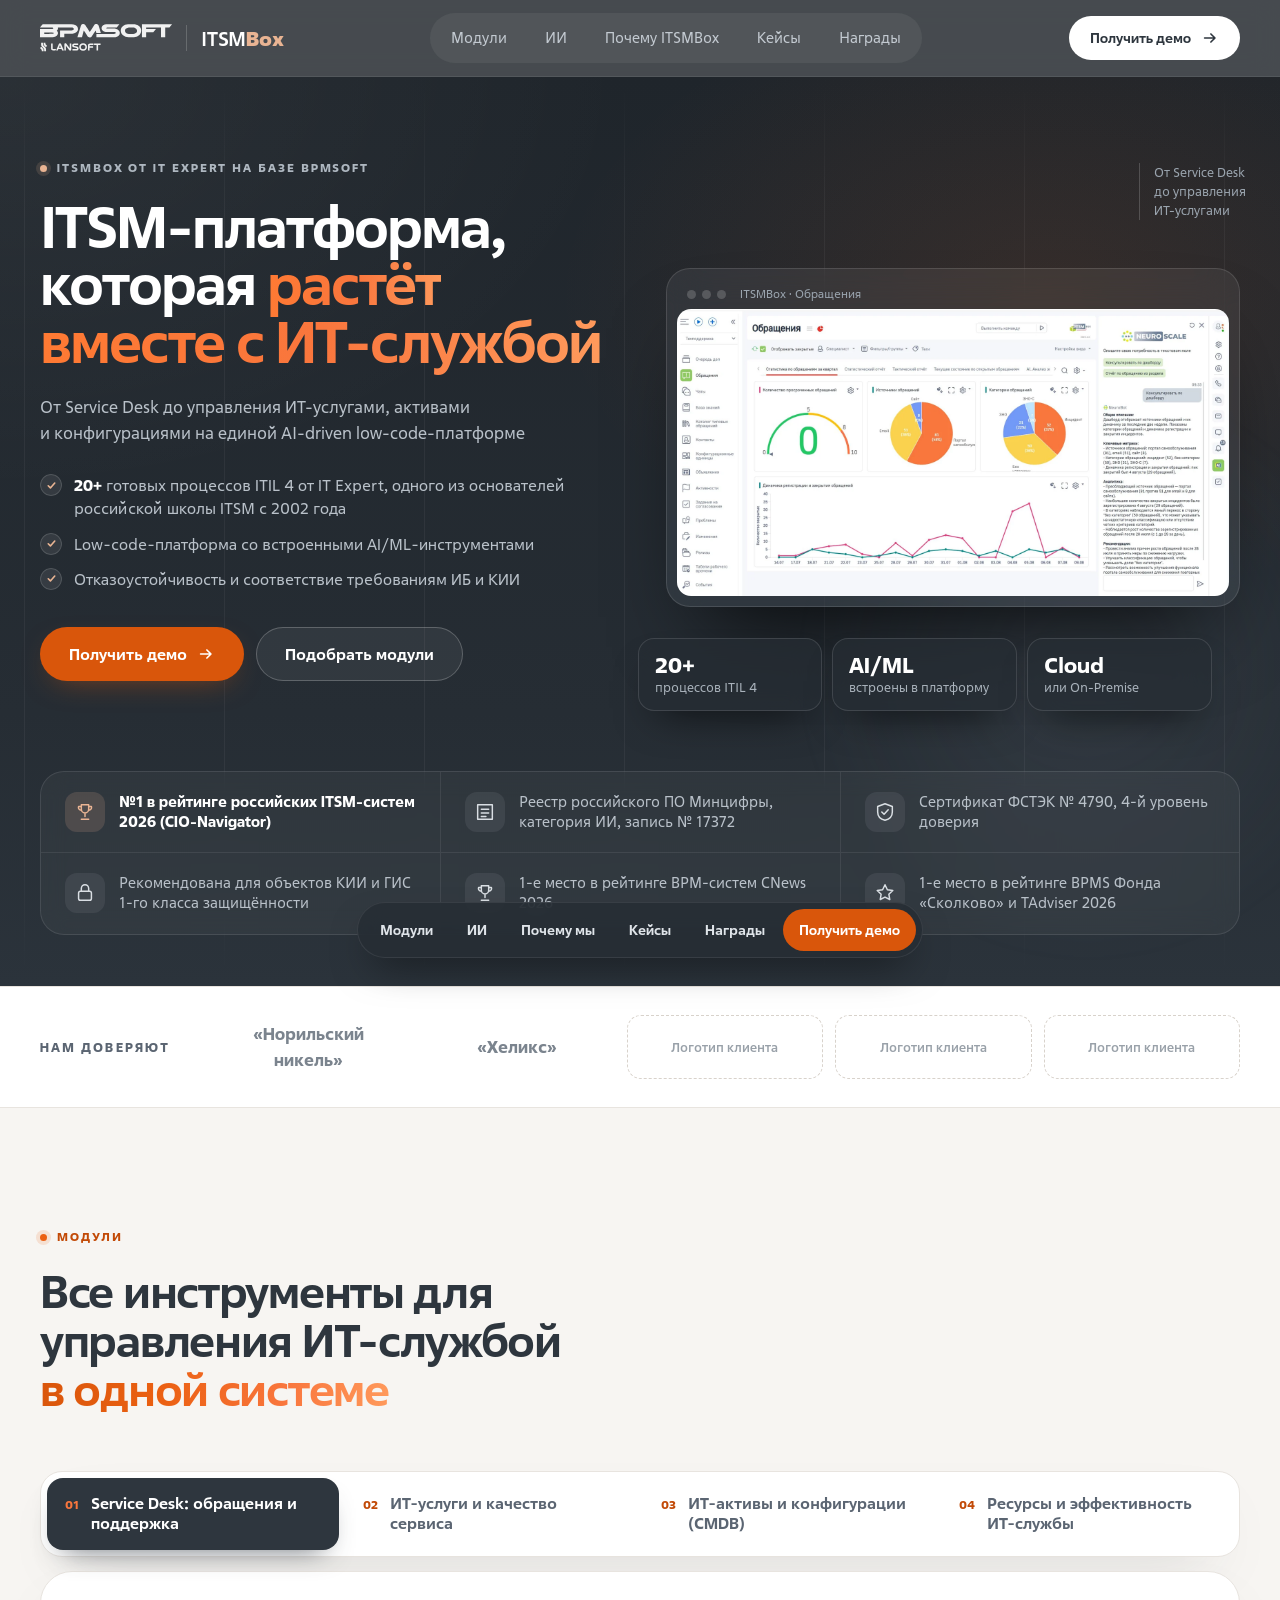
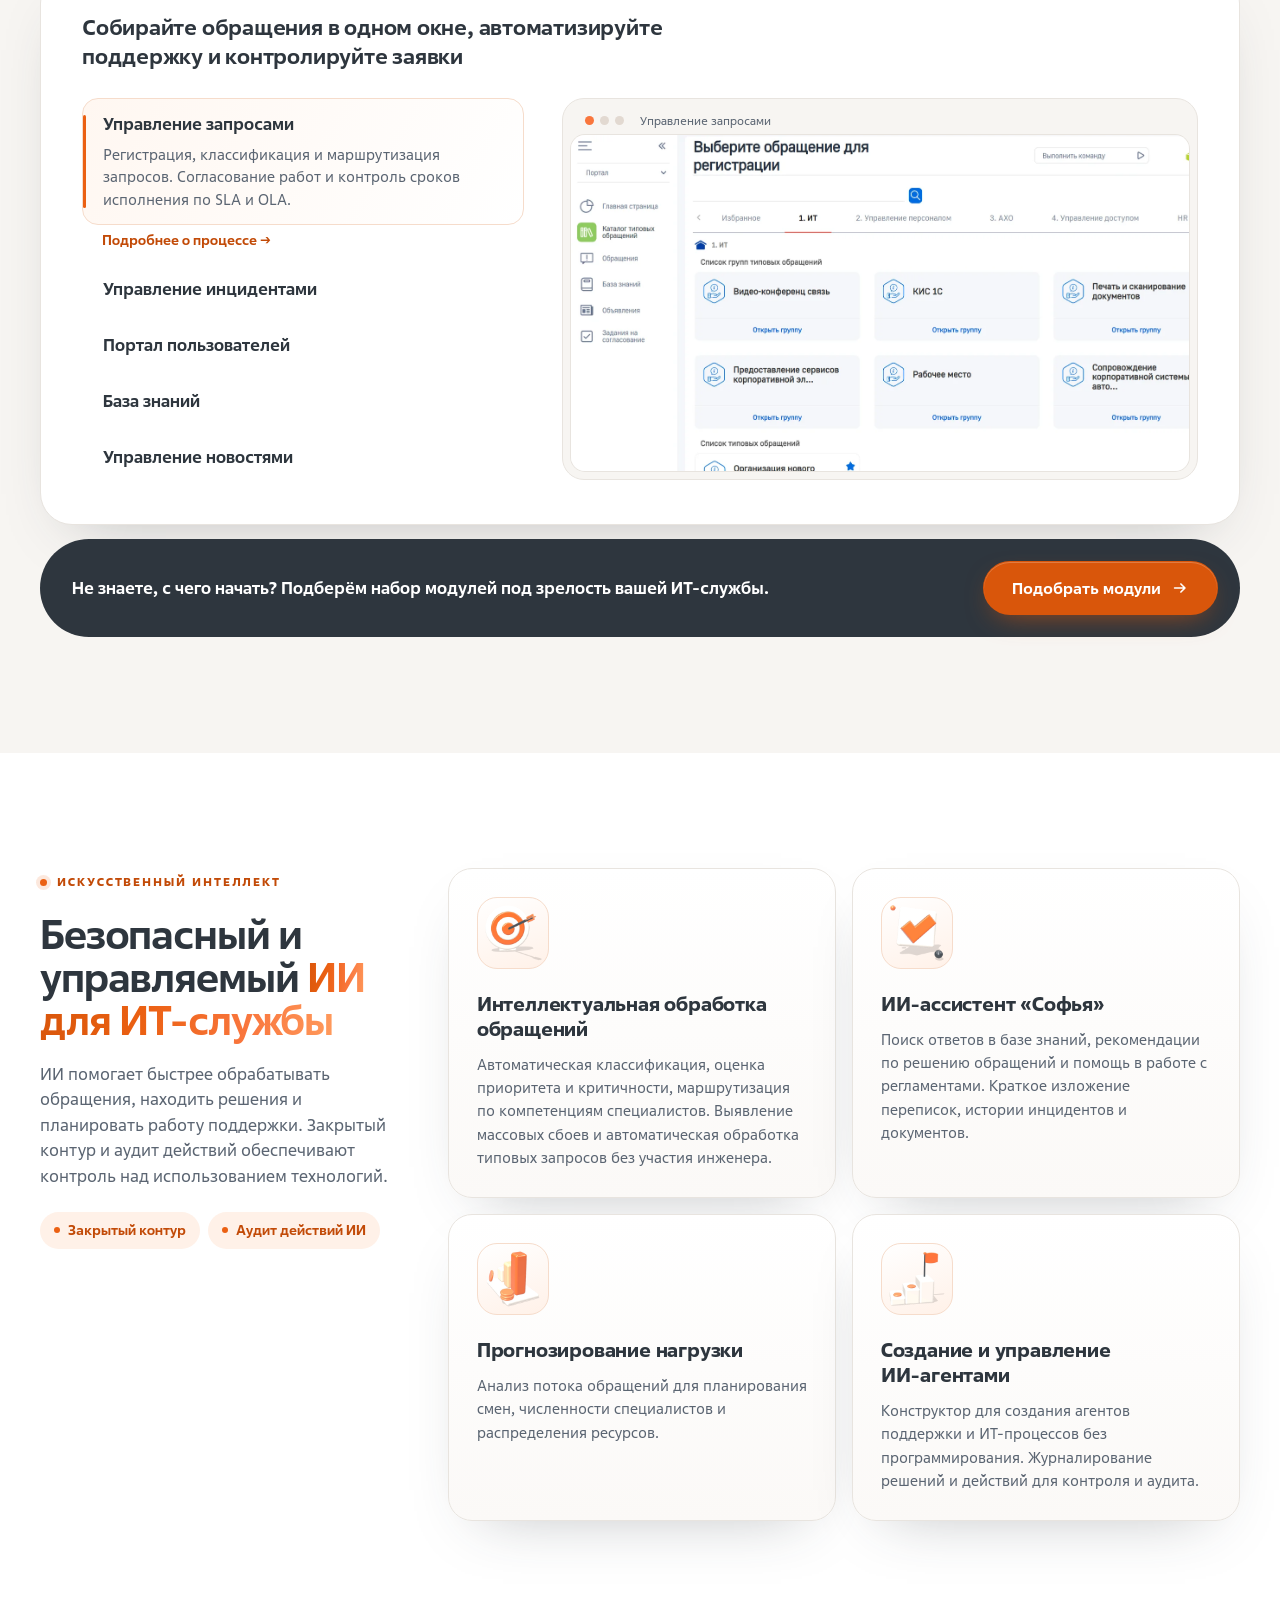
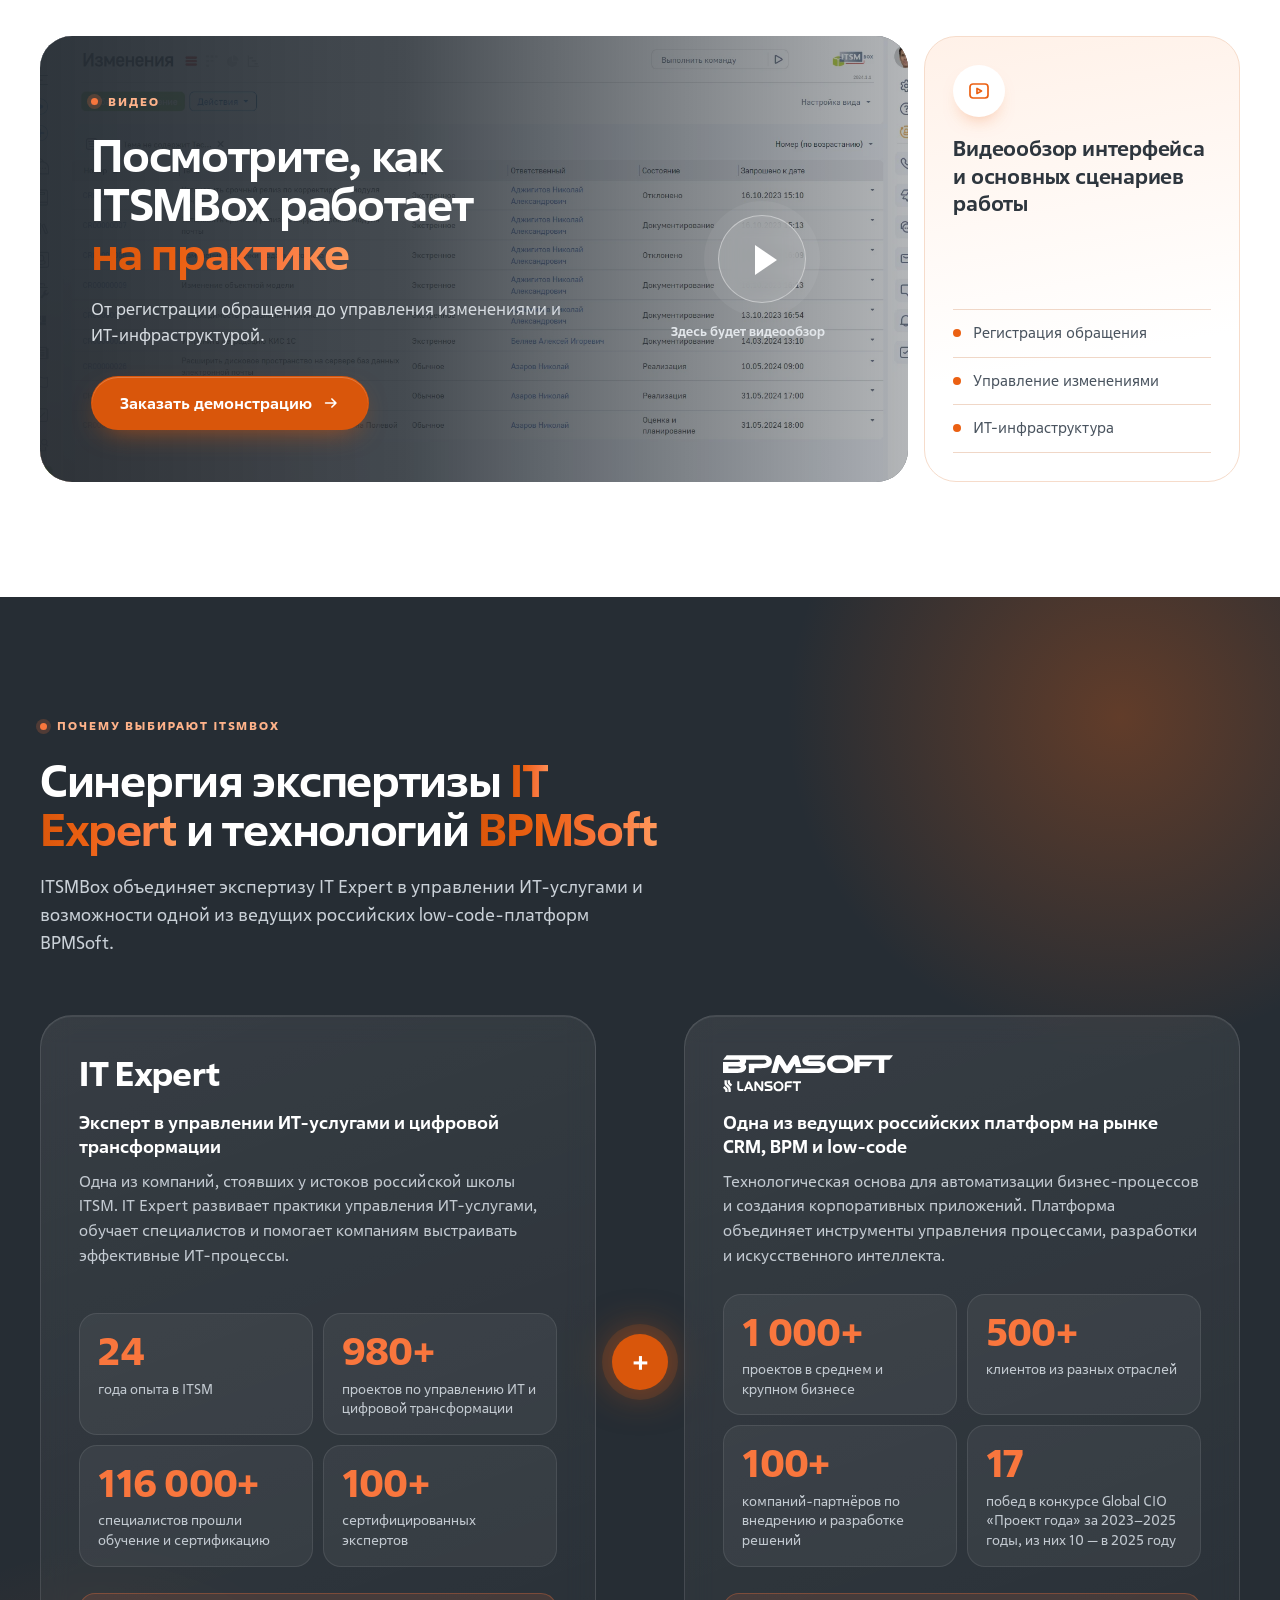
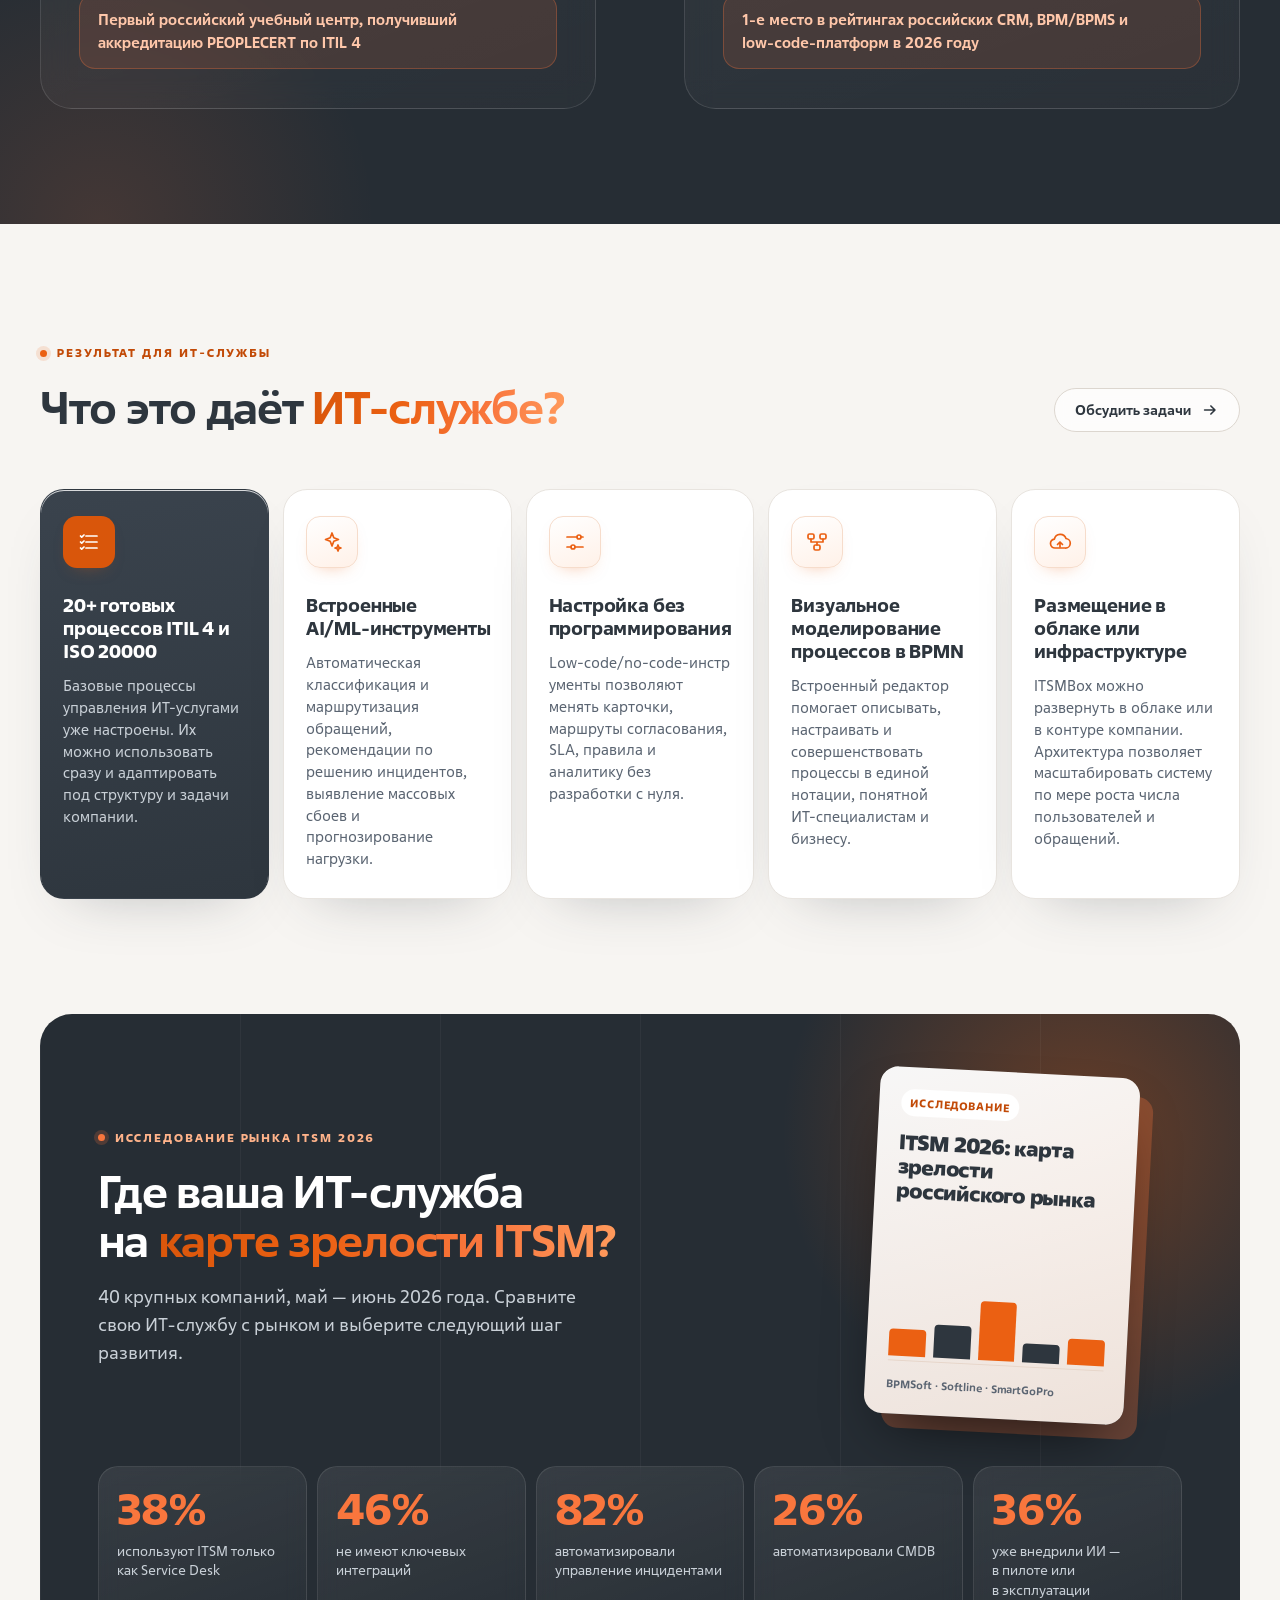
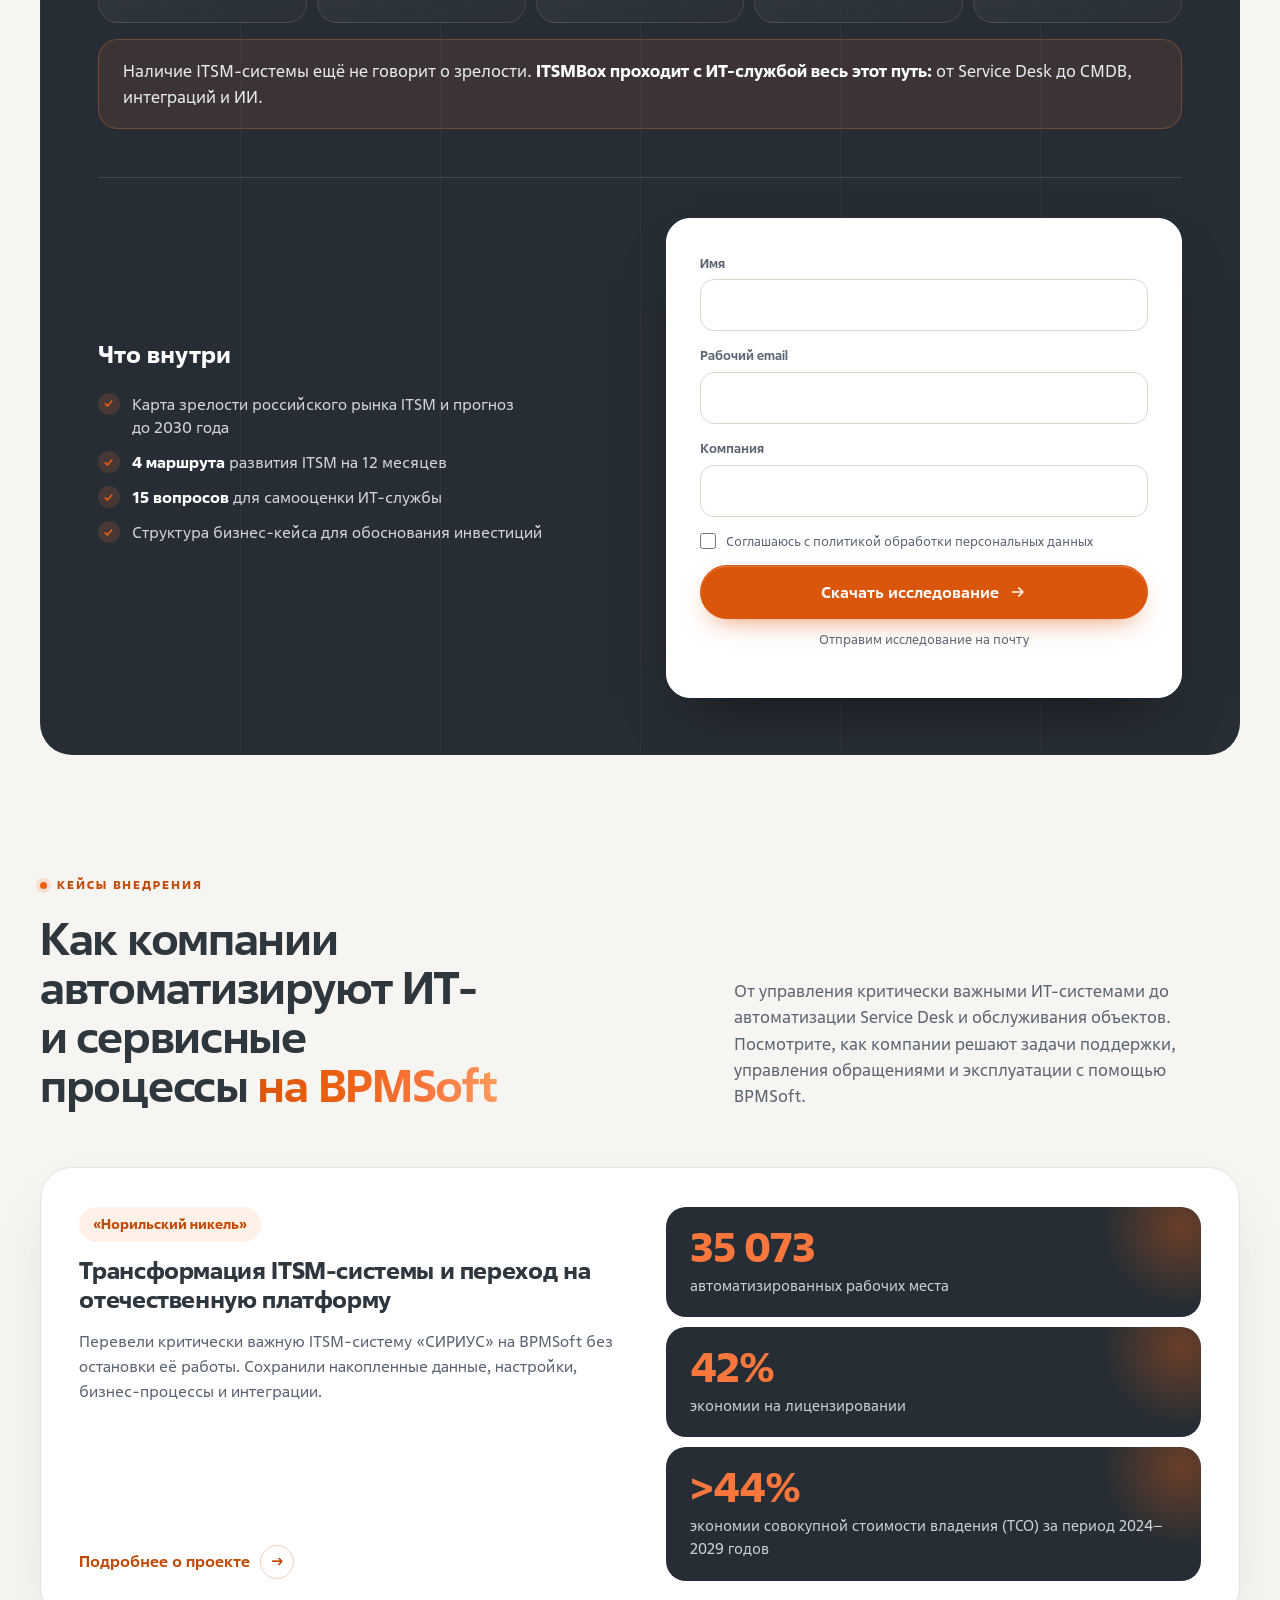
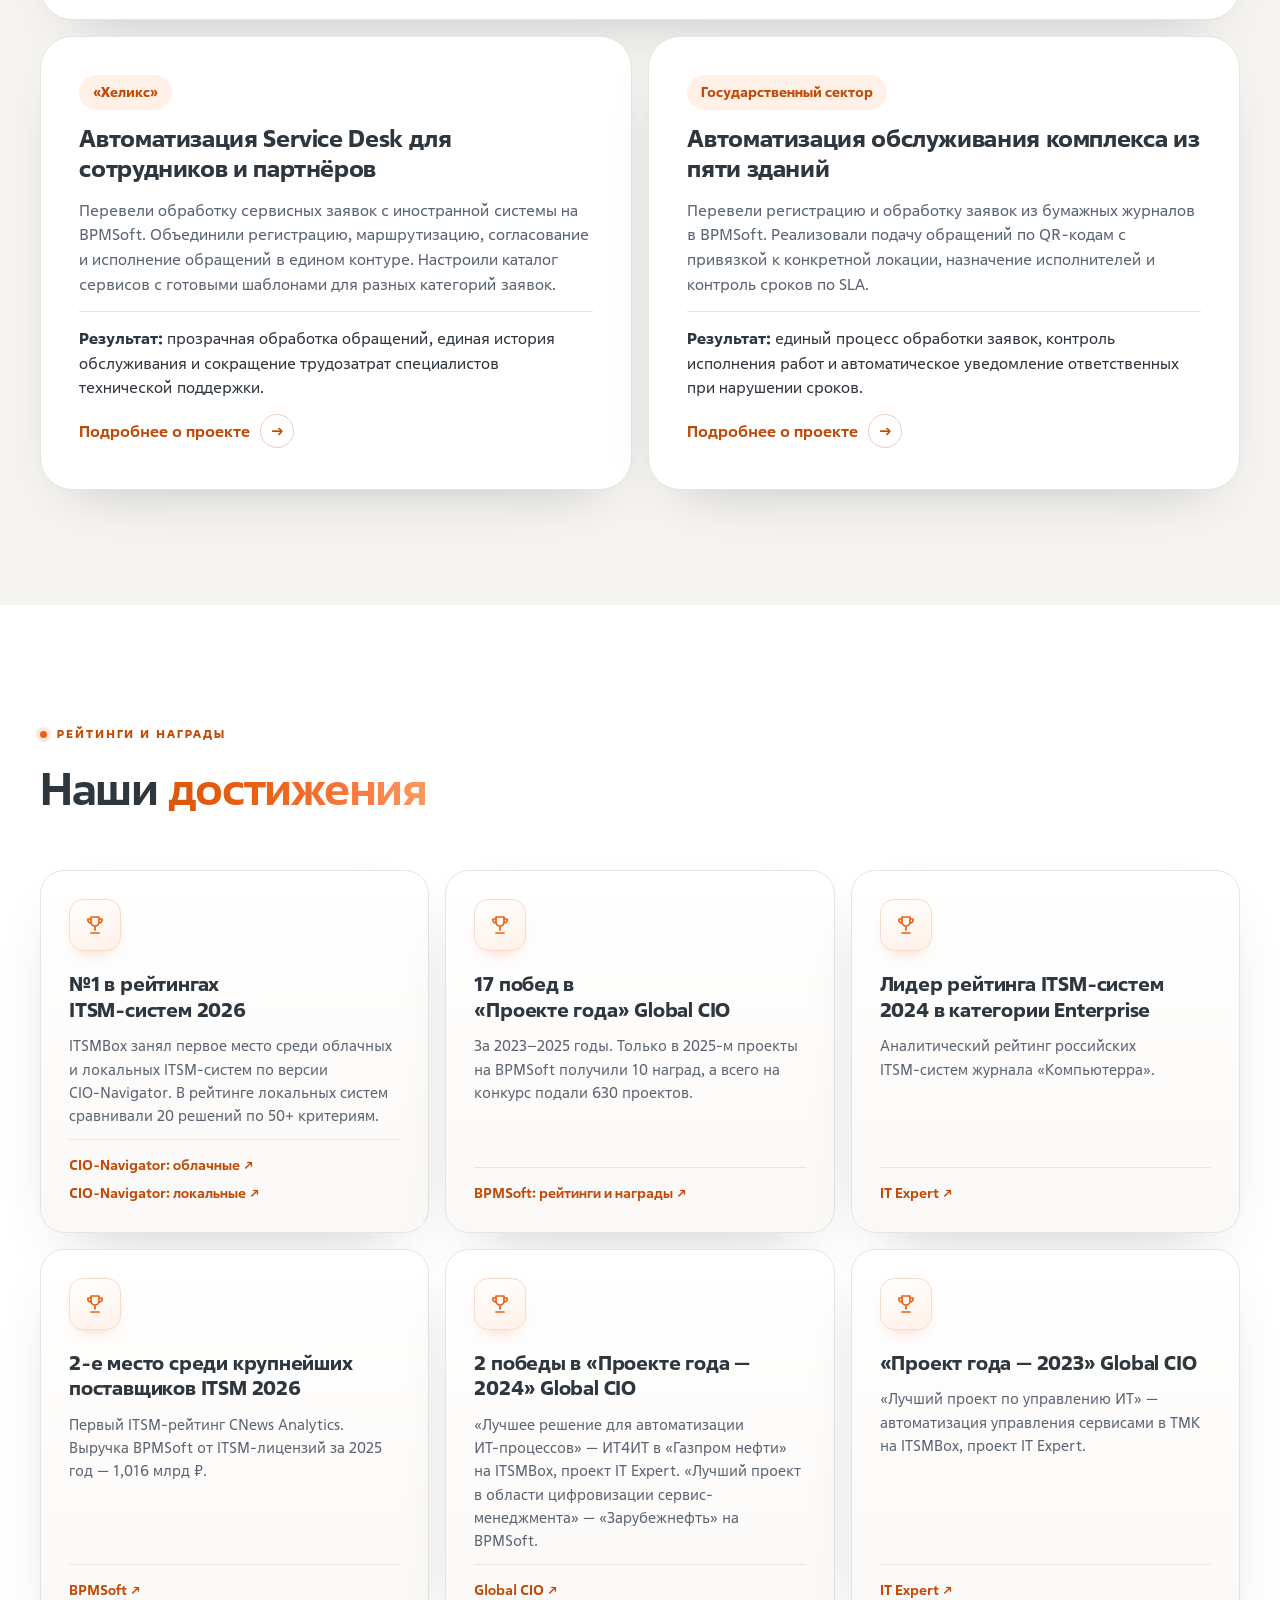
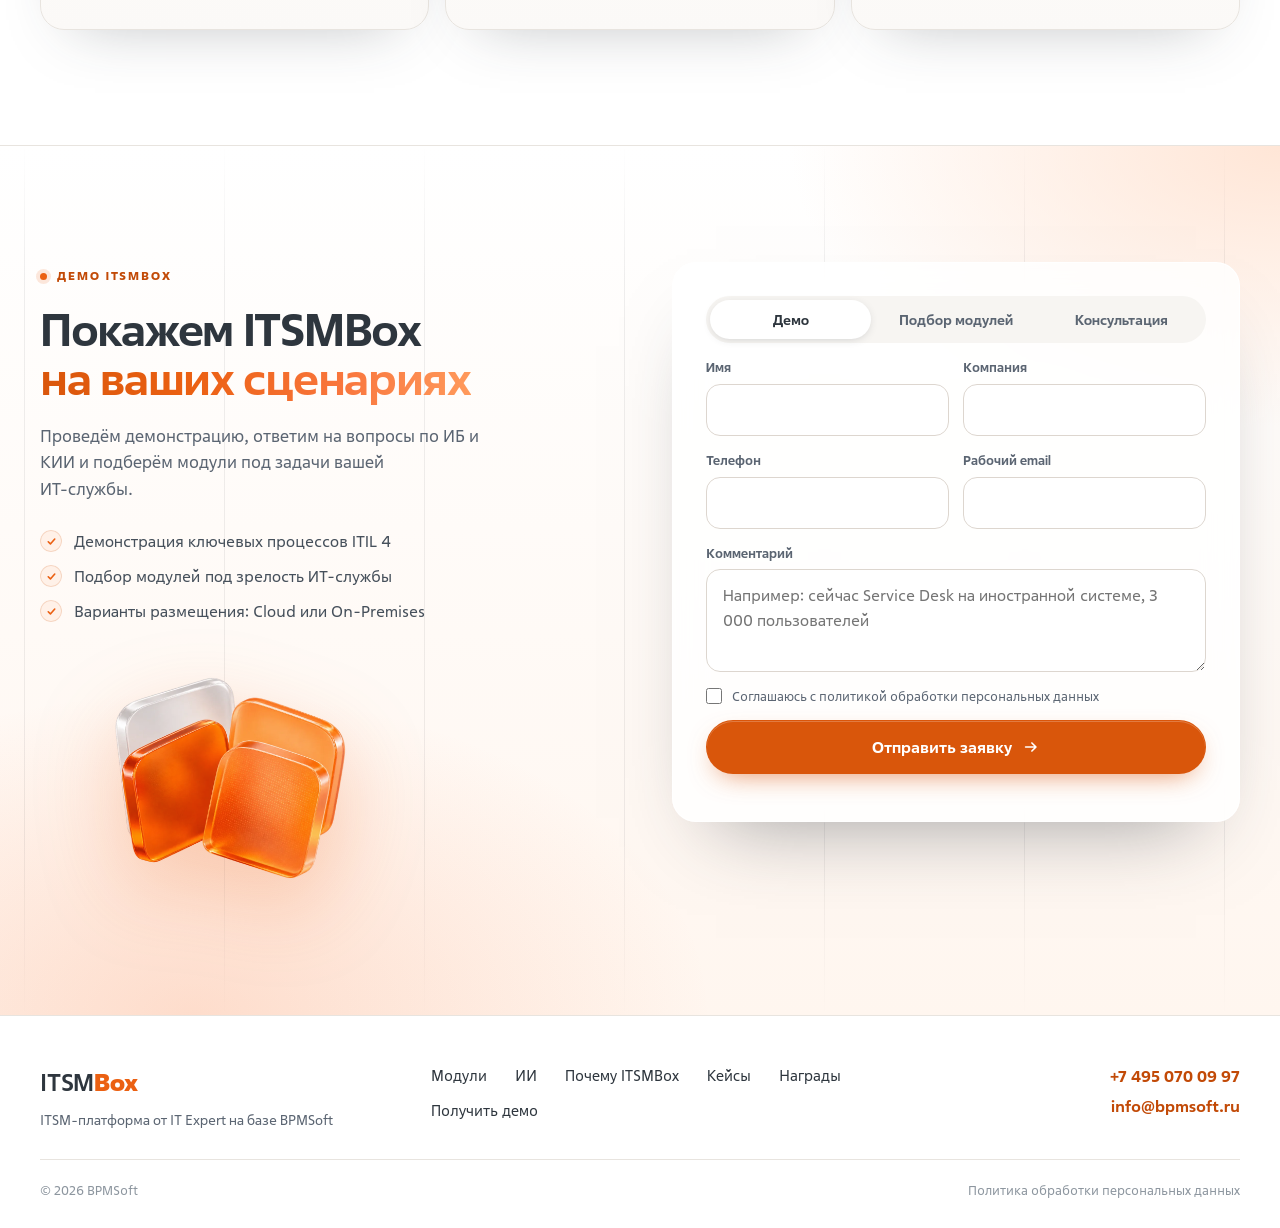
<file: index.html>
<!doctype html>
<html lang="ru">
<head>
<meta charset="utf-8">
<meta name="viewport" content="width=device-width, initial-scale=1">
<title>ITSMBox от IT Expert на базе BPMSoft — ITSM-платформа</title>
  <meta name="robots" content="noindex, nofollow, noarchive">
  <meta name="googlebot" content="noindex, nofollow">
  <meta name="yandex" content="noindex, nofollow">
  <link rel="icon" href="assets/img/favicon.svg" type="image/svg+xml">
<meta name="description" content="ITSM-платформа, которая растёт вместе с ИТ-службой: от Service Desk до управления ИТ-услугами, активами и конфигурациями на единой AI-driven low-code-платформе BPMSoft.">
<link rel="preload" href="assets/fonts/Fact-VF.woff2" as="font" type="font/woff2" crossorigin>
<link rel="preload" href="assets/img/gen-glass-hero.webp" as="image">
<link rel="stylesheet" href="style.css">
</head>
<body>

<!-- HEADER -->
<header class="hdr hdr--dark" id="top">
  <div class="wrap hdr__in">
    <a class="brand" href="#top" aria-label="ITSMBox на базе BPMSoft">
      <img src="assets/img/bpm-logo.svg" width="146" height="32" alt="BPMSoft">
      <span class="brand__sep" aria-hidden="true"></span>
      <span class="brand__product">ITSM<b>Box</b></span>
    </a>
    <nav class="hdr__nav" aria-label="Разделы">
      <a href="#modules">Модули</a>
      <a href="#ai">ИИ</a>
      <a href="#why">Почему ITSMBox</a>
      <a href="#cases">Кейсы</a>
      <a href="#awards">Награды</a>
    </nav>
    <a class="btn btn--primary btn--sm" href="#form" data-interest="demo">Получить демо <svg class="i-arr" viewBox="0 0 20 20" aria-hidden="true"><path d="M4 10h11M11 5.5 15.5 10 11 14.5"/></svg></a>
  </div>
</header>

<main>

<!-- 1. HERO -->
<section class="hero" aria-labelledby="hero-title">
  <div class="gridlines" aria-hidden="true"></div>
  <div class="hero__glow" aria-hidden="true"></div>
  <div class="wrap hero__grid">
    <div class="hero__copy">
      <span class="kicker reveal">ITSMBox от IT Expert на базе BPMSoft</span>
      <h1 id="hero-title" class="hero__title reveal">ITSM&#8209;платформа, которая <span class="grad">растёт вместе с&nbsp;ИТ&#8209;службой</span></h1>
      <p class="hero__lead reveal">От Service Desk до управления ИТ&#8209;услугами, активами и&nbsp;конфигурациями на&nbsp;единой AI&#8209;driven low&#8209;code&#8209;платформе</p>
      <ul class="checks reveal">
        <li><strong>20+</strong> готовых процессов ITIL&nbsp;4 от IT Expert, одного из основателей российской школы ITSM с&nbsp;2002&nbsp;года</li>
        <li>Low&#8209;code&#8209;платформа со встроенными AI/ML&#8209;инструментами</li>
        <li>Отказоустойчивость и соответствие требованиям ИБ и КИИ</li>
      </ul>
      <div class="hero__cta reveal">
        <a class="btn btn--primary" href="#form" data-interest="demo">Получить демо <svg class="i-arr" viewBox="0 0 20 20" aria-hidden="true"><path d="M4 10h11M11 5.5 15.5 10 11 14.5"/></svg></a>
        <a class="btn btn--ghost-dark" href="#modules">Подобрать модули</a>
      </div>
    </div>

    <div class="hero__media reveal">
      <figure class="glass-card">
        <div class="glass-card__bar" aria-hidden="true"><i></i><i></i><i></i><span>ITSMBox · Обращения</span></div>
        <img src="assets/img/scr-dashboard.webp" width="1600" height="830" alt="Интерфейс ITSMBox: дашборд обращений с показателями SLA и динамикой заявок">
      </figure>
      <div class="kpis" aria-hidden="true">
        <div class="kpi"><b>20+</b><span>процессов ITIL&nbsp;4</span></div>
        <div class="kpi"><b>AI/ML</b><span>встроены в платформу</span></div>
        <div class="kpi"><b>Cloud</b><span>или On&#8209;Premise</span></div>
      </div>
      <p class="side-note" aria-hidden="true">От Service Desk<br>до управления<br>ИТ&#8209;услугами</p>
    </div>
  </div>

  <div class="wrap">
    <ul class="trust reveal" aria-label="Подтверждения доверия">
      <li class="trust__lead"><span class="trust__ic"><svg viewBox="0 0 24 24" aria-hidden="true"><path d="M8 4h8v5a4 4 0 01-8 0z M8 6H5a3 3 0 003 4 M16 6h3a3 3 0 01-3 4 M12 13v4 M8 20h8"/></svg></span><span>№1 в рейтинге российских ITSM&#8209;систем 2026 (CIO&#8209;Navigator)</span></li>
      <li><span class="trust__ic"><svg viewBox="0 0 24 24" aria-hidden="true"><path d="M4 4h16v16H4z M8 9h8 M8 13h8 M8 17h5"/></svg></span><span>Реестр российского ПО Минцифры, категория ИИ, запись №&nbsp;17372</span></li>
      <li><span class="trust__ic"><svg viewBox="0 0 24 24" aria-hidden="true"><path d="M12 3l8 3v6c0 5-3.5 8-8 9-4.5-1-8-4-8-9V6z M8.5 12l2.5 2.5 4.5-5"/></svg></span><span>Сертификат ФСТЭК №&nbsp;4790, 4&#8209;й уровень доверия</span></li>
      <li><span class="trust__ic"><svg viewBox="0 0 24 24" aria-hidden="true"><rect x="5" y="10" width="14" height="10" rx="2"/><path d="M8 10V7a4 4 0 018 0v3"/></svg></span><span>Рекомендована для объектов КИИ и ГИС 1&#8209;го класса защищённости</span></li>
      <li><span class="trust__ic"><svg viewBox="0 0 24 24" aria-hidden="true"><path d="M8 4h8v5a4 4 0 01-8 0z M8 6H5a3 3 0 003 4 M16 6h3a3 3 0 01-3 4 M12 13v4 M8 20h8"/></svg></span><span>1&#8209;е место в рейтинге BPM-систем CNews 2026</span></li>
      <li><span class="trust__ic"><svg viewBox="0 0 24 24" aria-hidden="true"><path d="M12 3l2.6 5.4 5.9.8-4.3 4.1 1 5.8L12 16.4 6.8 19.1l1-5.8L3.5 9.2l5.9-.8z"/></svg></span><span>1&#8209;е место в рейтинге BPMS Фонда «Сколково» и TAdviser 2026</span></li>
    </ul>
  </div>
</section>

<!-- 2. LOGOS -->
<section class="logos" aria-labelledby="logos-title">
  <div class="wrap logos__in">
    <h2 id="logos-title" class="logos__title">Нам доверяют</h2>
    <div class="logos__row" aria-label="Логотипы клиентов">
      <span class="logo-slot">«Норильский никель»</span>
      <span class="logo-slot">«Хеликс»</span>
      <span class="logo-slot logo-slot--empty">Логотип клиента</span>
      <span class="logo-slot logo-slot--empty">Логотип клиента</span>
      <span class="logo-slot logo-slot--empty">Логотип клиента</span>
    </div>
  </div>
</section>

<!-- 3. MODULES -->
<section class="modules section" id="modules" aria-labelledby="modules-title">
  <div class="wrap">
    <div class="sec-head reveal">
      <span class="kicker">Модули</span>
      <h2 id="modules-title" class="h2">Все инструменты для управления ИТ&#8209;службой <span class="grad">в&nbsp;одной системе</span></h2>
    </div>

    <div class="tabs reveal" role="tablist" aria-label="Группы модулей">
      <button class="tab is-active" role="tab" aria-selected="true" aria-controls="panel-1" id="tab-1" data-tab="1"><span class="tab__n">01</span>Service Desk: обращения и поддержка</button>
      <button class="tab" role="tab" aria-selected="false" aria-controls="panel-2" id="tab-2" data-tab="2" tabindex="-1"><span class="tab__n">02</span>ИТ&#8209;услуги и качество сервиса</button>
      <button class="tab" role="tab" aria-selected="false" aria-controls="panel-3" id="tab-3" data-tab="3" tabindex="-1"><span class="tab__n">03</span>ИТ&#8209;активы и конфигурации (CMDB)</button>
      <button class="tab" role="tab" aria-selected="false" aria-controls="panel-4" id="tab-4" data-tab="4" tabindex="-1"><span class="tab__n">04</span>Ресурсы и эффективность ИТ&#8209;службы</button>
    </div>

    <div class="panels reveal">
      <!-- panel 1 -->
      <div class="panel is-active" role="tabpanel" id="panel-1" aria-labelledby="tab-1">
        <p class="panel__lead">Собирайте обращения в одном окне, автоматизируйте поддержку и контролируйте заявки</p>
        <div class="panel__grid">
          <ul class="fn-list">
            <li><button class="fn is-active" data-shot="scr-catalog" aria-expanded="true"><span class="fn__t">Управление запросами</span><span class="fn__d">Регистрация, классификация и маршрутизация запросов. Согласование работ и контроль сроков исполнения по SLA и OLA.</span></button><a class="fn__more" href="upravlenie-zaprosami/">Подробнее о процессе →</a></li>
            <li><button class="fn" data-shot="scr-incidents" aria-expanded="false"><span class="fn__t">Управление инцидентами</span><span class="fn__d">Регистрация сбоев, назначение ответственных и контроль сроков восстановления услуг. Отдельные сценарии обработки критических инцидентов.</span></button></li>
            <li><button class="fn" data-shot="scr-portal" aria-expanded="false"><span class="fn__t">Портал пользователей</span><span class="fn__d">Единое пространство для обращений сотрудников, подрядчиков и клиентов. Каталог услуг, инструкции, статусы заявок и переписка со специалистами.</span></button></li>
            <li><button class="fn" data-shot="scr-knowledge" aria-expanded="false"><span class="fn__t">База знаний</span><span class="fn__d">Создание, согласование и актуализация инструкций. Управление версиями и архивом документов, оценка материалов пользователями.</span></button></li>
            <li><button class="fn" data-shot="scr-portal" aria-expanded="false"><span class="fn__t">Управление новостями</span><span class="fn__d">Публикация уведомлений о плановых работах, сбоях и изменениях в ИТ&#8209;сервисах.</span></button></li>
          </ul>
          <figure class="frame shot"><div class="frame__bar" aria-hidden="true"><i></i><i></i><i></i><span class="shot__label">Управление запросами</span></div><img src="assets/img/scr-catalog.webp" width="1600" height="776" alt="Скриншот раздела ITSMBox"></figure>
        </div>
      </div>
      <!-- panel 2 -->
      <div class="panel" role="tabpanel" id="panel-2" aria-labelledby="tab-2" hidden>
        <p class="panel__lead">Управляйте ИТ&#8209;услугами, контролируйте качество сервиса и сроки обслуживания, устраняйте причины повторяющихся сбоев</p>
        <div class="panel__grid">
          <ul class="fn-list">
            <li><button class="fn is-active" data-shot="scr-services" aria-expanded="true"><span class="fn__t">Каталог услуг</span><span class="fn__d">Единый перечень ИТ&#8209;услуг с условиями предоставления, характеристиками и типовыми запросами.</span></button></li>
            <li><button class="fn" data-shot="scr-routes" aria-expanded="false"><span class="fn__t">Управление уровнем сервиса</span><span class="fn__d">Настройка SLA, OLA и соглашений с внешними поставщиками (UC). Контрольные точки, сроки, уведомления и отчётность по качеству обслуживания.</span></button></li>
            <li><button class="fn" data-shot="scr-problems" aria-expanded="false"><span class="fn__t">Управление проблемами</span><span class="fn__d">Анализ повторяющихся инцидентов, выявление первопричин, учёт известных ошибок и обходных решений.</span></button></li>
            <li><button class="fn" data-shot="scr-changes" aria-expanded="false"><span class="fn__t">Управление изменениями</span><span class="fn__d">Регистрация изменений, оценка рисков, планирование и согласование стандартных, обычных и срочных изменений. Контроль графика и возможных конфликтов.</span></button></li>
            <li><button class="fn" data-shot="scr-changes" aria-expanded="false"><span class="fn__t">Управление релизами</span><span class="fn__d">Планирование состава и сроков релизов, координация разработки и тестирования, контроль вывода в эксплуатацию и учёт затрат.</span></button></li>
            <li><button class="fn" data-shot="scr-dashboard" aria-expanded="false"><span class="fn__t">Управление событиями</span><span class="fn__d">Сбор и классификация событий мониторинга, регистрация критических событий как инцидентов, связь с управлением проблемами.</span></button></li>
            <li><button class="fn" data-shot="scr-catalog" aria-expanded="false"><span class="fn__t">Управление доступом</span><span class="fn__d">Согласование запросов на логический доступ, настройка ролевой модели и регулярный пересмотр прав пользователей.</span></button></li>
            <li><button class="fn" data-shot="scr-routes" aria-expanded="false"><span class="fn__t">Управление подрядчиками</span><span class="fn__d">Единая база поставщиков, договоров и моделей сорсинга. История взаимодействия с подрядчиками.</span></button></li>
          </ul>
          <figure class="frame shot"><div class="frame__bar" aria-hidden="true"><i></i><i></i><i></i><span class="shot__label">Каталог услуг</span></div><img src="assets/img/scr-services.webp" width="1568" height="852" alt="Скриншот раздела ITSMBox" loading="lazy"></figure>
        </div>
      </div>
      <!-- panel 3 -->
      <div class="panel" role="tabpanel" id="panel-3" aria-labelledby="tab-3" hidden>
        <p class="panel__lead">Поддерживайте актуальную картину ИТ&#8209;инфраструктуры, контролируйте оборудование и ПО, связи между компонентами и ИТ&#8209;услугами</p>
        <div class="panel__grid">
          <ul class="fn-list">
            <li><button class="fn is-active" data-shot="scr-cmdb" aria-expanded="true"><span class="fn__t">Управление конфигурациями (CMDB)</span><span class="fn__d">Единая база конфигурационных единиц, их атрибутов и связей. Сервисно-ресурсные модели и анализ влияния изменений на ИТ&#8209;услуги.</span></button></li>
            <li><button class="fn" data-shot="scr-assets" aria-expanded="false"><span class="fn__t">Дискаверинг</span><span class="fn__d">Автоматический сбор данных об оборудовании и ПО, нормализация и категоризация информации, выявление неучтённых устройств.</span></button></li>
            <li><button class="fn" data-shot="scr-assets" aria-expanded="false"><span class="fn__t">Управление ИТ&#8209;активами</span><span class="fn__d">Учёт серверного и сетевого оборудования, информационных систем и виртуальной инфраструктуры на всех этапах жизненного цикла.</span></button></li>
            <li><button class="fn" data-shot="scr-licenses" aria-expanded="false"><span class="fn__t">Управление лицензиями</span><span class="fn__d">Учёт программного обеспечения, сроков действия лицензий, общего, используемого и свободного количества лицензий.</span></button></li>
            <li><button class="fn" data-shot="scr-routes" aria-expanded="false"><span class="fn__t">Управление эксплуатацией</span><span class="fn__d">Планирование регламентного обслуживания, автоматические задания по расписанию, учёт выполненных работ и затраченных ресурсов.</span></button></li>
          </ul>
          <figure class="frame shot"><div class="frame__bar" aria-hidden="true"><i></i><i></i><i></i><span class="shot__label">Управление конфигурациями (CMDB)</span></div><img src="assets/img/scr-cmdb.webp" width="1570" height="848" alt="Скриншот раздела ITSMBox" loading="lazy"></figure>
        </div>
      </div>
      <!-- panel 4 -->
      <div class="panel" role="tabpanel" id="panel-4" aria-labelledby="tab-4" hidden>
        <p class="panel__lead">Планируйте проекты и ресурсы, контролируйте затраты, обеспечивая непрерывность ИТ&#8209;услуг</p>
        <div class="panel__grid">
          <ul class="fn-list">
            <li><button class="fn is-active" data-shot="scr-services" aria-expanded="true"><span class="fn__t">Управление доступностью</span><span class="fn__d">Контроль доступности ИТ&#8209;услуг, анализ отклонений и влияния сбоев.</span></button></li>
            <li><button class="fn" data-shot="scr-dashboard" aria-expanded="false"><span class="fn__t">Управление мощностями</span><span class="fn__d">Планирование ресурсов с учётом текущей и прогнозируемой потребности. Контроль загрузки и использования мощностей.</span></button></li>
            <li><button class="fn" data-shot="scr-services" aria-expanded="false"><span class="fn__t">Управление непрерывностью</span><span class="fn__d">Планы восстановления услуг, реестр резервных данных, график проверок и результаты тренировок.</span></button></li>
            <li><button class="fn" data-shot="scr-dashboard" aria-expanded="false"><span class="fn__t">Управление стоимостью услуг</span><span class="fn__d">Бюджетирование, финансовое планирование, учёт расходов, счетов и платежей.</span></button></li>
            <li><button class="fn" data-shot="scr-changes" aria-expanded="false"><span class="fn__t">Управление проектами</span><span class="fn__d">Планирование программ и проектов, экономическое обоснование, оценка рисков, контроль целей, сроков и результатов.</span></button></li>
            <li><button class="fn" data-shot="scr-routes" aria-expanded="false"><span class="fn__t">Управление персоналом и компетенциями</span><span class="fn__d">Структура ИТ&#8209;службы, роли, обязанности, полномочия и компетенции сотрудников.</span></button></li>
            <li><button class="fn" data-shot="scr-routes" aria-expanded="false"><span class="fn__t">Делегирование полномочий</span><span class="fn__d">Передача прав на согласование и выполнение задач на определённый срок или постоянно. Настройка соответствующих полномочий и доступов.</span></button></li>
          </ul>
          <figure class="frame shot"><div class="frame__bar" aria-hidden="true"><i></i><i></i><i></i><span class="shot__label">Управление доступностью</span></div><img src="assets/img/scr-services.webp" width="1568" height="852" alt="Скриншот раздела ITSMBox" loading="lazy"></figure>
        </div>
      </div>
    </div>

    <div class="modules__cta reveal">
      <p>Не знаете, с чего начать? Подберём набор модулей под зрелость вашей ИТ&#8209;службы.</p>
      <a class="btn btn--primary" href="#form" data-interest="modules">Подобрать модули <svg class="i-arr" viewBox="0 0 20 20" aria-hidden="true"><path d="M4 10h11M11 5.5 15.5 10 11 14.5"/></svg></a>
    </div>
  </div>
</section>

<!-- 4. AI -->
<section class="ai section" id="ai" aria-labelledby="ai-title">
  <div class="wrap ai__grid">
    <div class="ai__intro reveal">
      <span class="kicker">Искусственный интеллект</span>
      <h2 id="ai-title" class="h2">Безопасный и управляемый <span class="grad">ИИ для&nbsp;ИТ&#8209;службы</span></h2>
      <p class="muted">ИИ помогает быстрее обрабатывать обращения, находить решения и планировать работу поддержки. Закрытый контур и аудит действий обеспечивают контроль над использованием технологий.</p>
      <div class="tags"><span class="tag">Закрытый контур</span><span class="tag">Аудит действий ИИ</span></div>
    </div>
    <div class="ai__cards">
      <article class="fcard reveal">
        <span class="fcard__ic"><img src="assets/img/3d-target.webp" width="360" height="360" alt="" loading="lazy"></span>
        <h3>Интеллектуальная обработка обращений</h3>
        <p>Автоматическая классификация, оценка приоритета и критичности, маршрутизация по компетенциям специалистов. Выявление массовых сбоев и автоматическая обработка типовых запросов без участия инженера.</p>
      </article>
      <article class="fcard reveal">
        <span class="fcard__ic"><img src="assets/img/3d-check.webp" width="360" height="360" alt="" loading="lazy"></span>
        <h3>ИИ&#8209;ассистент «Софья»</h3>
        <p>Поиск ответов в базе знаний, рекомендации по решению обращений и помощь в работе с регламентами. Краткое изложение переписок, истории инцидентов и документов.</p>
      </article>
      <article class="fcard reveal">
        <span class="fcard__ic"><img src="assets/img/3d-chart.webp" width="360" height="360" alt="" loading="lazy"></span>
        <h3>Прогнозирование нагрузки</h3>
        <p>Анализ потока обращений для планирования смен, численности специалистов и распределения ресурсов.</p>
      </article>
      <article class="fcard reveal">
        <span class="fcard__ic"><img src="assets/img/3d-flag.webp" width="360" height="360" alt="" loading="lazy"></span>
        <h3>Создание и управление ИИ&#8209;агентами</h3>
        <p>Конструктор для создания агентов поддержки и ИТ&#8209;процессов без программирования. Журналирование решений и действий для контроля и аудита.</p>
      </article>
    </div>
  </div>
</section>

<!-- 5. VIDEO -->
<section class="video section" aria-labelledby="video-title">
  <div class="wrap video__grid">
    <div class="video__banner reveal">
      <img class="video__bg" src="assets/img/scr-changes.webp" width="1569" height="849" alt="" loading="lazy">
      <div class="video__copy">
        <span class="kicker kicker--light">Видео</span>
        <h2 id="video-title" class="h2 h2--light">Посмотрите, как ITSMBox работает <span class="grad">на&nbsp;практике</span></h2>
        <p>От регистрации обращения до управления изменениями и ИТ&#8209;инфраструктурой.</p>
        <a class="btn btn--primary" href="#form" data-interest="demo">Заказать демонстрацию <svg class="i-arr" viewBox="0 0 20 20" aria-hidden="true"><path d="M4 10h11M11 5.5 15.5 10 11 14.5"/></svg></a>
      </div>
      <span class="video__play" aria-hidden="true"></span>
      <span class="video__soon">Здесь будет видеообзор</span>
    </div>
    <aside class="video__side reveal">
      <span class="video__side-ic" aria-hidden="true"><svg viewBox="0 0 24 24"><rect x="3" y="5" width="18" height="14" rx="3"/><path d="M10 9.5v5l4.5-2.5z"/></svg></span>
      <p class="video__side-t">Видеообзор интерфейса и основных сценариев работы</p>
      <ul class="video__steps">
        <li>Регистрация обращения</li>
        <li>Управление изменениями</li>
        <li>ИТ&#8209;инфраструктура</li>
      </ul>
    </aside>
  </div>
</section>

<!-- 6. WHY -->
<section class="why section" id="why" aria-labelledby="why-title">
  <div class="wrap">
    <div class="sec-head why__head reveal">
      <span class="kicker kicker--light">Почему выбирают ITSMBox</span>
      <h2 id="why-title" class="h2 h2--light">Синергия экспертизы <span class="grad">IT Expert</span> и технологий <span class="grad">BPMSoft</span></h2>
      <p class="why__lead">ITSMBox объединяет экспертизу IT Expert в управлении ИТ&#8209;услугами и возможности одной из ведущих российских low&#8209;code&#8209;платформ BPMSoft.</p>
    </div>
    <div class="why__grid">
      <article class="why-card reveal">
        <div class="why-card__top">
          <h3 class="why-card__name">IT Expert</h3>
          <p class="why-card__sub">Эксперт в управлении ИТ&#8209;услугами и цифровой трансформации</p>
          <p>Одна из компаний, стоявших у истоков российской школы ITSM. IT Expert развивает практики управления ИТ&#8209;услугами, обучает специалистов и помогает компаниям выстраивать эффективные ИТ&#8209;процессы.</p>
        </div>
        <dl class="stats">
          <div><dt><span data-count="24">24</span></dt><dd>года опыта в ITSM</dd></div>
          <div><dt><span data-count="980">980</span>+</dt><dd>проектов по управлению ИТ и цифровой трансформации</dd></div>
          <div><dt><span data-count="116000">116 000</span>+</dt><dd>специалистов прошли обучение и сертификацию</dd></div>
          <div><dt><span data-count="100">100</span>+</dt><dd>сертифицированных экспертов</dd></div>
        </dl>
        <p class="why-card__badge">Первый российский учебный центр, получивший аккредитацию PEOPLECERT по ITIL 4</p>
      </article>

      <div class="why__plus" aria-hidden="true">+</div>

      <article class="why-card reveal">
        <div class="why-card__top">
          <h3 class="why-card__name"><img src="assets/img/bpm-logo.svg" width="146" height="32" alt="BPMSoft" class="why-card__logo"></h3>
          <p class="why-card__sub">Одна из ведущих российских платформ на рынке CRM, BPM и low&#8209;code</p>
          <p>Технологическая основа для автоматизации бизнес-процессов и создания корпоративных приложений. Платформа объединяет инструменты управления процессами, разработки и искусственного интеллекта.</p>
        </div>
        <dl class="stats">
          <div><dt><span data-count="1000">1 000</span>+</dt><dd>проектов в среднем и крупном бизнесе</dd></div>
          <div><dt><span data-count="500">500</span>+</dt><dd>клиентов из разных отраслей</dd></div>
          <div><dt><span data-count="100">100</span>+</dt><dd>компаний-партнёров по внедрению и разработке решений</dd></div>
          <div><dt><span data-count="17">17</span></dt><dd>побед в конкурсе Global CIO «Проект года» за 2023–2025 годы, из них 10 — в 2025 году</dd></div>
        </dl>
        <p class="why-card__badge">1&#8209;е место в рейтингах российских CRM, BPM/BPMS и low&#8209;code&#8209;платформ в 2026 году</p>
      </article>
    </div>
  </div>
</section>

<!-- 6b. BENEFITS -->
<section class="benefits section" id="benefits" aria-labelledby="benefits-title">
  <div class="wrap">
    <div class="sec-head sec-head--split reveal">
      <div>
        <span class="kicker">Результат для ИТ&#8209;службы</span>
        <h2 id="benefits-title" class="h2">Что это даёт <span class="grad">ИТ&#8209;службе?</span></h2>
      </div>
      <a class="btn btn--ghost btn--sm" href="#form" data-interest="consult">Обсудить задачи <svg class="i-arr" viewBox="0 0 20 20" aria-hidden="true"><path d="M4 10h11M11 5.5 15.5 10 11 14.5"/></svg></a>
    </div>
    <div class="benefits__grid">
      <article class="bn reveal">
        <span class="ic-sq" aria-hidden="true"><svg viewBox="0 0 24 24"><path d="M9 6h11M9 12h11M9 18h11"/><path d="M3.5 6l1.2 1.2L7 5M3.5 12l1.2 1.2L7 11M3.5 18l1.2 1.2L7 17"/></svg></span>
        <h3>20+ готовых процессов ITIL 4 и ISO&nbsp;20000</h3>
        <p>Базовые процессы управления ИТ&#8209;услугами уже настроены. Их можно использовать сразу и адаптировать под структуру и задачи компании.</p>
      </article>
      <article class="bn reveal">
        <span class="ic-sq" aria-hidden="true"><svg viewBox="0 0 24 24"><path d="M12 3l1.8 4.7L18.5 9.5l-4.7 1.8L12 16l-1.8-4.7L5.5 9.5l4.7-1.8z"/><path d="M18 15l.8 2.2L21 18l-2.2.8L18 21l-.8-2.2L15 18l2.2-.8z"/></svg></span>
        <h3>Встроенные AI/ML&#8209;инструменты</h3>
        <p>Автоматическая классификация и маршрутизация обращений, рекомендации по решению инцидентов, выявление массовых сбоев и прогнозирование нагрузки.</p>
      </article>
      <article class="bn reveal">
        <span class="ic-sq" aria-hidden="true"><svg viewBox="0 0 24 24"><path d="M4 7h10M18 7h2M4 17h4M12 17h8"/><circle cx="16" cy="7" r="2"/><circle cx="10" cy="17" r="2"/></svg></span>
        <h3>Настройка без программирования</h3>
        <p>Low&#8209;code/no&#8209;code&#8209;инструменты позволяют менять карточки, маршруты согласования, SLA, правила и аналитику без разработки с нуля.</p>
      </article>
      <article class="bn reveal">
        <span class="ic-sq" aria-hidden="true"><svg viewBox="0 0 24 24"><rect x="3" y="4" width="6" height="5" rx="1.5"/><rect x="15" y="4" width="6" height="5" rx="1.5"/><rect x="9" y="15" width="6" height="5" rx="1.5"/><path d="M6 9v3h12V9M12 12v3"/></svg></span>
        <h3>Визуальное моделирование процессов в BPMN</h3>
        <p>Встроенный редактор помогает описывать, настраивать и совершенствовать процессы в единой нотации, понятной ИТ&#8209;специалистам и бизнесу.</p>
      </article>
      <article class="bn reveal">
        <span class="ic-sq" aria-hidden="true"><svg viewBox="0 0 24 24"><path d="M7 18a4.5 4.5 0 01-.6-8.96A6 6 0 0118 8.5a4.5 4.5 0 01-1 9.5z"/><path d="M12 12v5M9.5 14.5 12 12l2.5 2.5"/></svg></span>
        <h3>Размещение в облаке или инфраструктуре</h3>
        <p>ITSMBox можно развернуть в облаке или в контуре компании. Архитектура позволяет масштабировать систему по мере роста числа пользователей и обращений.</p>
      </article>
    </div>
  </div>
</section>

<!-- 6c. LEAD MAGNET -->
<section class="lm section" id="research" aria-labelledby="lm-title">
  <div class="wrap">
    <div class="lm__card">
      <div class="lm__top">
        <div class="lm__copy reveal">
          <span class="kicker kicker--light">Исследование рынка ITSM 2026</span>
          <h2 id="lm-title" class="h2 h2--light">Где ваша ИТ&#8209;служба на&nbsp;<span class="grad">карте зрелости ITSM?</span></h2>
          <p class="lm__lead">40 крупных компаний, май — июнь 2026 года. Сравните свою ИТ&#8209;службу с&nbsp;рынком и&nbsp;выберите следующий шаг развития.</p>
        </div>
        <div class="lm__cover reveal" aria-hidden="true">
          <div class="cover">
            <span class="cover__tag">Исследование</span>
            <p class="cover__title">ITSM 2026: карта зрелости российского рынка</p>
            <div class="cover__bars"><i style="--h:38%"></i><i style="--h:46%"></i><i style="--h:82%"></i><i style="--h:26%"></i><i style="--h:36%"></i></div>
            <span class="cover__foot">BPMSoft · Softline · SmartGoPro</span>
          </div>
        </div>
      </div>

      <dl class="lm__stats">
        <div class="reveal"><dt><span data-count="38">38</span>%</dt><dd>используют ITSM только как Service Desk</dd></div>
        <div class="reveal"><dt><span data-count="46">46</span>%</dt><dd>не имеют ключевых интеграций</dd></div>
        <div class="reveal"><dt><span data-count="82">82</span>%</dt><dd>автоматизировали управление инцидентами</dd></div>
        <div class="reveal"><dt><span data-count="26">26</span>%</dt><dd>автоматизировали CMDB</dd></div>
        <div class="reveal"><dt><span data-count="36">36</span>%</dt><dd>уже внедрили ИИ — в&nbsp;пилоте или в&nbsp;эксплуатации</dd></div>
      </dl>

      <p class="lm__bridge reveal">Наличие ITSM&#8209;системы ещё не говорит о&nbsp;зрелости. <b>ITSMBox проходит с&nbsp;ИТ&#8209;службой весь этот путь:</b> от&nbsp;Service Desk до&nbsp;CMDB, интеграций и&nbsp;ИИ.</p>

      <div class="lm__bottom">
        <div class="lm__inside reveal">
          <h3>Что внутри</h3>
          <ul class="checks checks--light">
            <li>Карта зрелости российского рынка ITSM и&nbsp;прогноз до&nbsp;2030&nbsp;года</li>
            <li><strong>4 маршрута</strong> развития ITSM на&nbsp;12&nbsp;месяцев</li>
            <li><strong>15 вопросов</strong> для самооценки ИТ&#8209;службы</li>
            <li>Структура бизнес-кейса для обоснования инвестиций</li>
          </ul>
        </div>
        <form class="form form--lm reveal" novalidate data-ok="Спасибо! Отправим исследование на почту.">
          <label class="field"><span>Имя</span><input name="name" autocomplete="name" required></label>
          <label class="field"><span>Рабочий email</span><input name="email" type="email" autocomplete="email" required></label>
          <label class="field"><span>Компания</span><input name="company" autocomplete="organization" required></label>
          <label class="consent"><input type="checkbox" name="consent" required><span>Соглашаюсь с политикой обработки персональных данных</span></label>
          <button class="btn btn--primary btn--block" type="submit">Скачать исследование <svg class="i-arr" viewBox="0 0 20 20" aria-hidden="true"><path d="M4 10h11M11 5.5 15.5 10 11 14.5"/></svg></button>
          <p class="form__note">Отправим исследование на почту</p>
          <p class="form__msg" role="status" aria-live="polite"></p>
        </form>
      </div>
    </div>
  </div>
</section>

<!-- 7. CASES -->
<section class="cases section" id="cases" aria-labelledby="cases-title">
  <div class="wrap">
    <div class="sec-head sec-head--split reveal">
      <div>
        <span class="kicker">Кейсы внедрения</span>
        <h2 id="cases-title" class="h2">Как компании автоматизируют ИТ&#8209; и&nbsp;сервисные процессы <span class="grad">на&nbsp;BPMSoft</span></h2>
      </div>
      <p class="muted">От управления критически важными ИТ&#8209;системами до автоматизации Service Desk и обслуживания объектов. Посмотрите, как компании решают задачи поддержки, управления обращениями и эксплуатации с помощью BPMSoft.</p>
    </div>

    <article class="case case--feature reveal">
      <div class="case__body">
        <span class="case__client">«Норильский никель»</span>
        <h3>Трансформация ITSM&#8209;системы и переход на отечественную платформу</h3>
        <p>Перевели критически важную ITSM&#8209;систему «СИРИУС» на BPMSoft без остановки её работы. Сохранили накопленные данные, настройки, бизнес-процессы и интеграции.</p>
        <a class="link-arrow" href="#form" data-interest="consult">Подробнее о проекте</a>
      </div>
      <dl class="case__stats">
        <div><dt><span data-count="35073">35 073</span></dt><dd>автоматизированных рабочих места</dd></div>
        <div><dt><span data-count="42">42</span>%</dt><dd>экономии на лицензировании</dd></div>
        <div><dt>&gt;<span data-count="44">44</span>%</dt><dd>экономии совокупной стоимости владения (TCO) за период 2024–2029 годов</dd></div>
      </dl>
    </article>

    <div class="cases__pair">
      <article class="case reveal">
        <span class="case__client">«Хеликс»</span>
        <h3>Автоматизация Service Desk для сотрудников и партнёров</h3>
        <p>Перевели обработку сервисных заявок с иностранной системы на BPMSoft. Объединили регистрацию, маршрутизацию, согласование и исполнение обращений в едином контуре. Настроили каталог сервисов с готовыми шаблонами для разных категорий заявок.</p>
        <p class="case__result"><b>Результат:</b> прозрачная обработка обращений, единая история обслуживания и сокращение трудозатрат специалистов технической поддержки.</p>
        <a class="link-arrow" href="#form" data-interest="consult">Подробнее о проекте</a>
      </article>
      <article class="case reveal">
        <span class="case__client">Государственный сектор</span>
        <h3>Автоматизация обслуживания комплекса из пяти зданий</h3>
        <p>Перевели регистрацию и обработку заявок из бумажных журналов в BPMSoft. Реализовали подачу обращений по QR-кодам с привязкой к конкретной локации, назначение исполнителей и контроль сроков по SLA.</p>
        <p class="case__result"><b>Результат:</b> единый процесс обработки заявок, контроль исполнения работ и автоматическое уведомление ответственных при нарушении сроков.</p>
        <a class="link-arrow" href="#form" data-interest="consult">Подробнее о проекте</a>
      </article>
    </div>
  </div>
</section>

<!-- 7b. AWARDS -->
<section class="awards section" id="awards" aria-labelledby="awards-title">
  <div class="wrap">
    <div class="sec-head reveal">
      <span class="kicker">Рейтинги и награды</span>
      <h2 id="awards-title" class="h2">Наши <span class="grad">достижения</span></h2>
    </div>
    <div class="awards__grid">
      <article class="aw reveal">
        <span class="ic-sq" aria-hidden="true"><svg viewBox="0 0 24 24" aria-hidden="true"><path d="M8 4h8v5a4 4 0 01-8 0z M8 6H5a3 3 0 003 4 M16 6h3a3 3 0 01-3 4 M12 13v4 M8 20h8"/></svg></span>
        <h3>№1 в рейтингах ITSM&#8209;систем 2026</h3>
        <p>ITSMBox занял первое место среди облачных и локальных ITSM&#8209;систем по версии CIO&#8209;Navigator. В рейтинге локальных систем сравнивали 20 решений по 50+ критериям.</p>
        <div class="aw__links"><a class="aw__src" href="https://cio-navigator.ru/sravnenie-itsm-saas/" target="_blank" rel="noopener">CIO-Navigator: облачные</a><a class="aw__src" href="https://cio-navigator.ru/sravnenie-itsm-on-prem/" target="_blank" rel="noopener">CIO-Navigator: локальные</a></div>
      </article>
      <article class="aw reveal">
        <span class="ic-sq" aria-hidden="true"><svg viewBox="0 0 24 24" aria-hidden="true"><path d="M8 4h8v5a4 4 0 01-8 0z M8 6H5a3 3 0 003 4 M16 6h3a3 3 0 01-3 4 M12 13v4 M8 20h8"/></svg></span>
        <h3>17 побед в «Проекте&nbsp;года» Global CIO</h3>
        <p>За 2023–2025 годы. Только в 2025&#8209;м проекты на BPMSoft получили 10 наград, а всего на конкурс подали 630 проектов.</p>
        <div class="aw__links"><a class="aw__src" href="https://bpmsoft.ru/centr/awards/" target="_blank" rel="noopener">BPMSoft: рейтинги и награды</a></div>
      </article>
      <article class="aw reveal">
        <span class="ic-sq" aria-hidden="true"><svg viewBox="0 0 24 24" aria-hidden="true"><path d="M8 4h8v5a4 4 0 01-8 0z M8 6H5a3 3 0 003 4 M16 6h3a3 3 0 01-3 4 M12 13v4 M8 20h8"/></svg></span>
        <h3>Лидер рейтинга ITSM&#8209;систем 2024 в категории Enterprise</h3>
        <p>Аналитический рейтинг российских ITSM&#8209;систем журнала «Компьютерра».</p>
        <div class="aw__links"><a class="aw__src" href="https://lasmera.com/about/news/itsm-box-na-baze-bpmsoft-lider-analiticheskogo-reytinga-rossiyskikh-itsm-sistem-2024-v-kategorii-ent/" target="_blank" rel="noopener">IT Expert</a></div>
      </article>
      <article class="aw reveal">
        <span class="ic-sq" aria-hidden="true"><svg viewBox="0 0 24 24" aria-hidden="true"><path d="M8 4h8v5a4 4 0 01-8 0z M8 6H5a3 3 0 003 4 M16 6h3a3 3 0 01-3 4 M12 13v4 M8 20h8"/></svg></span>
        <h3>2&#8209;е место среди крупнейших поставщиков ITSM 2026</h3>
        <p>Первый ITSM&#8209;рейтинг CNews Analytics. Выручка BPMSoft от ITSM&#8209;лицензий за 2025 год — 1,016&nbsp;млрд&nbsp;₽.</p>
        <div class="aw__links"><a class="aw__src" href="https://bpmsoft.ru/presscenter/bpmsoft-voshla-v-chislo-liderov-rossiyskogo-rynka-itsm-po-versii-cnews-analytics/" target="_blank" rel="noopener">BPMSoft</a></div>
      </article>
      <article class="aw reveal">
        <span class="ic-sq" aria-hidden="true"><svg viewBox="0 0 24 24" aria-hidden="true"><path d="M8 4h8v5a4 4 0 01-8 0z M8 6H5a3 3 0 003 4 M16 6h3a3 3 0 01-3 4 M12 13v4 M8 20h8"/></svg></span>
        <h3>2 победы в «Проекте&nbsp;года&nbsp;— 2024» Global CIO</h3>
        <p>«Лучшее решение для автоматизации ИТ&#8209;процессов» — ИТ4ИТ в «Газпром нефти» на ITSMBox, проект IT Expert. «Лучший проект в области цифровизации сервис-менеджмента» — «Зарубежнефть» на BPMSoft.</p>
        <div class="aw__links"><a class="aw__src" href="https://globalcio.ru/news/47021/" target="_blank" rel="noopener">Global CIO</a></div>
      </article>
      <article class="aw reveal">
        <span class="ic-sq" aria-hidden="true"><svg viewBox="0 0 24 24" aria-hidden="true"><path d="M8 4h8v5a4 4 0 01-8 0z M8 6H5a3 3 0 003 4 M16 6h3a3 3 0 01-3 4 M12 13v4 M8 20h8"/></svg></span>
        <h3>«Проект&nbsp;года&nbsp;— 2023» Global CIO</h3>
        <p>«Лучший проект по управлению ИТ» — автоматизация управления сервисами в ТМК на ITSMBox, проект IT Expert.</p>
        <div class="aw__links"><a class="aw__src" href="https://lasmera.com/about/news/otlichnye-novosti-ot-gk-it-ekspert-/" target="_blank" rel="noopener">IT Expert</a></div>
      </article>
    </div>
  </div>
</section>

<!-- 8. CTA + FORM -->
<section class="cta section" id="form" aria-labelledby="cta-title">
  <div class="gridlines" aria-hidden="true"></div>
  <div class="wrap cta__grid">
    <div class="cta__copy reveal">
      <span class="kicker">Демо ITSMBox</span>
      <h2 id="cta-title" class="h2">Покажем ITSMBox <span class="grad">на&nbsp;ваших сценариях</span></h2>
      <p class="muted">Проведём демонстрацию, ответим на вопросы по ИБ и КИИ и подберём модули под задачи вашей ИТ&#8209;службы.</p>
      <ul class="checks">
        <li>Демонстрация ключевых процессов ITIL 4</li>
        <li>Подбор модулей под зрелость ИТ&#8209;службы</li>
        <li>Варианты размещения: Cloud или On-Premises</li>
      </ul>
      <img class="cta__glass" src="assets/img/gen-glass-small.webp" width="1400" height="933" alt="" loading="lazy">
    </div>
    <form class="form reveal" novalidate>
      <div class="form__seg" role="radiogroup" aria-label="Что вас интересует">
        <label><input type="radio" name="interest" value="demo" checked><span>Демо</span></label>
        <label><input type="radio" name="interest" value="modules"><span>Подбор модулей</span></label>
        <label><input type="radio" name="interest" value="consult"><span>Консультация</span></label>
      </div>
      <div class="form__row">
        <label class="field"><span>Имя</span><input name="name" autocomplete="name" required></label>
        <label class="field"><span>Компания</span><input name="company" autocomplete="organization" required></label>
      </div>
      <div class="form__row">
        <label class="field"><span>Телефон</span><input name="phone" type="tel" autocomplete="tel" required></label>
        <label class="field"><span>Рабочий email</span><input name="email" type="email" autocomplete="email" required></label>
      </div>
      <label class="field"><span>Комментарий</span><textarea name="comment" rows="3" placeholder="Например: сейчас Service Desk на иностранной системе, 3 000 пользователей"></textarea></label>
      <label class="consent"><input type="checkbox" name="consent" required><span>Соглашаюсь с политикой обработки персональных данных</span></label>
      <button class="btn btn--primary btn--block" type="submit">Отправить заявку <svg class="i-arr" viewBox="0 0 20 20" aria-hidden="true"><path d="M4 10h11M11 5.5 15.5 10 11 14.5"/></svg></button>
      <p class="form__msg" role="status" aria-live="polite"></p>
    </form>
  </div>
</section>

</main>

<footer class="ftr">
  <div class="wrap ftr__in">
    <div class="ftr__brand">
      <span class="brand__product">ITSM<b>Box</b></span>
      <p>ITSM&#8209;платформа от IT Expert на базе BPMSoft</p>
    </div>
    <nav class="ftr__nav" aria-label="Разделы в подвале">
      <a href="#modules">Модули</a><a href="#ai">ИИ</a><a href="#why">Почему ITSMBox</a><a href="#cases">Кейсы</a><a href="#awards">Награды</a><a href="#form">Получить демо</a>
    </nav>
    <div class="ftr__contacts">
      <a href="tel:+74950700997">+7 495 070 09 97</a>
      <a href="mailto:info@bpmsoft.ru">info@bpmsoft.ru</a>
    </div>
  </div>
  <div class="wrap ftr__legal"><span>© 2026 BPMSoft</span><span>Политика обработки персональных данных</span></div>
</footer>

<!-- floating dock -->
<nav class="dock" aria-label="Быстрая навигация">
  <a href="#modules">Модули</a>
  <a href="#ai">ИИ</a>
  <a href="#why">Почему мы</a>
  <a href="#cases">Кейсы</a>
  <a href="#awards">Награды</a>
  <a class="dock__cta" href="#form" data-interest="demo">Получить демо</a>
</nav>

<script src="app.js"></script>
</body>
</html>
</file>
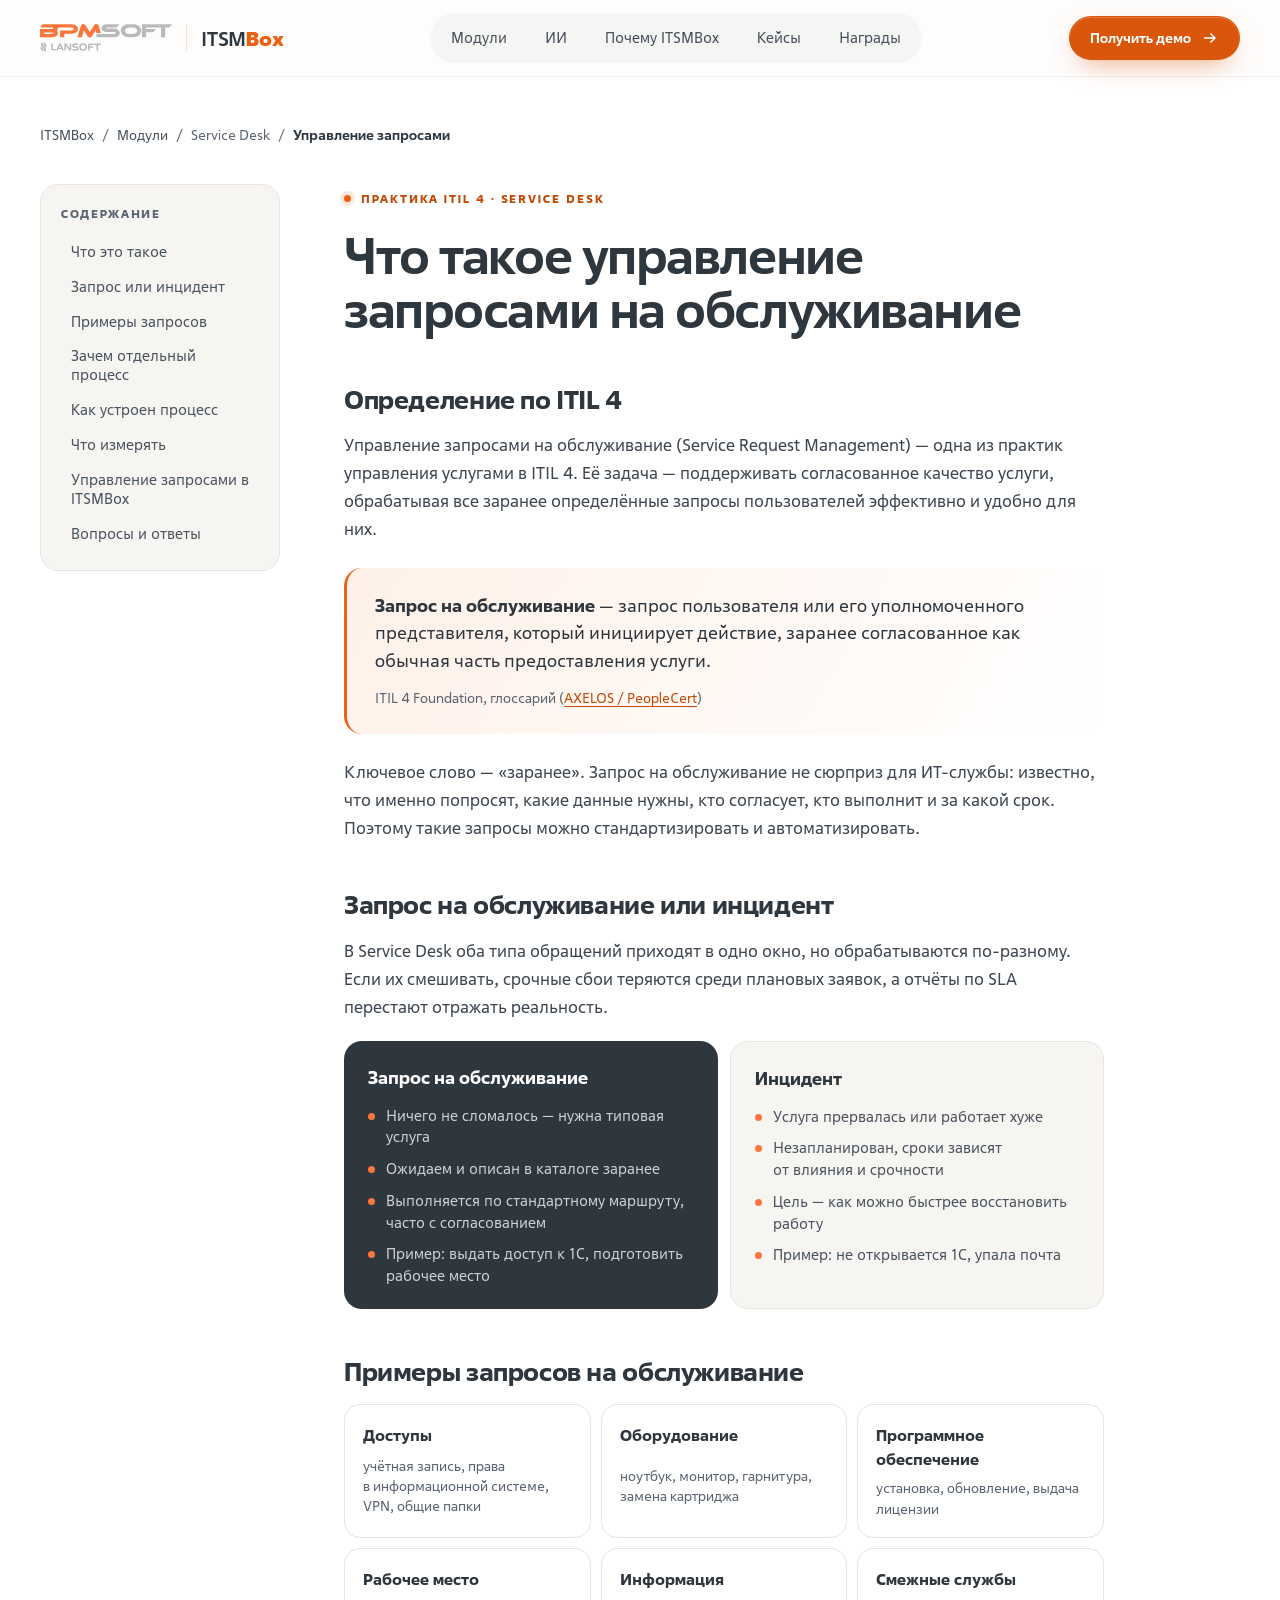
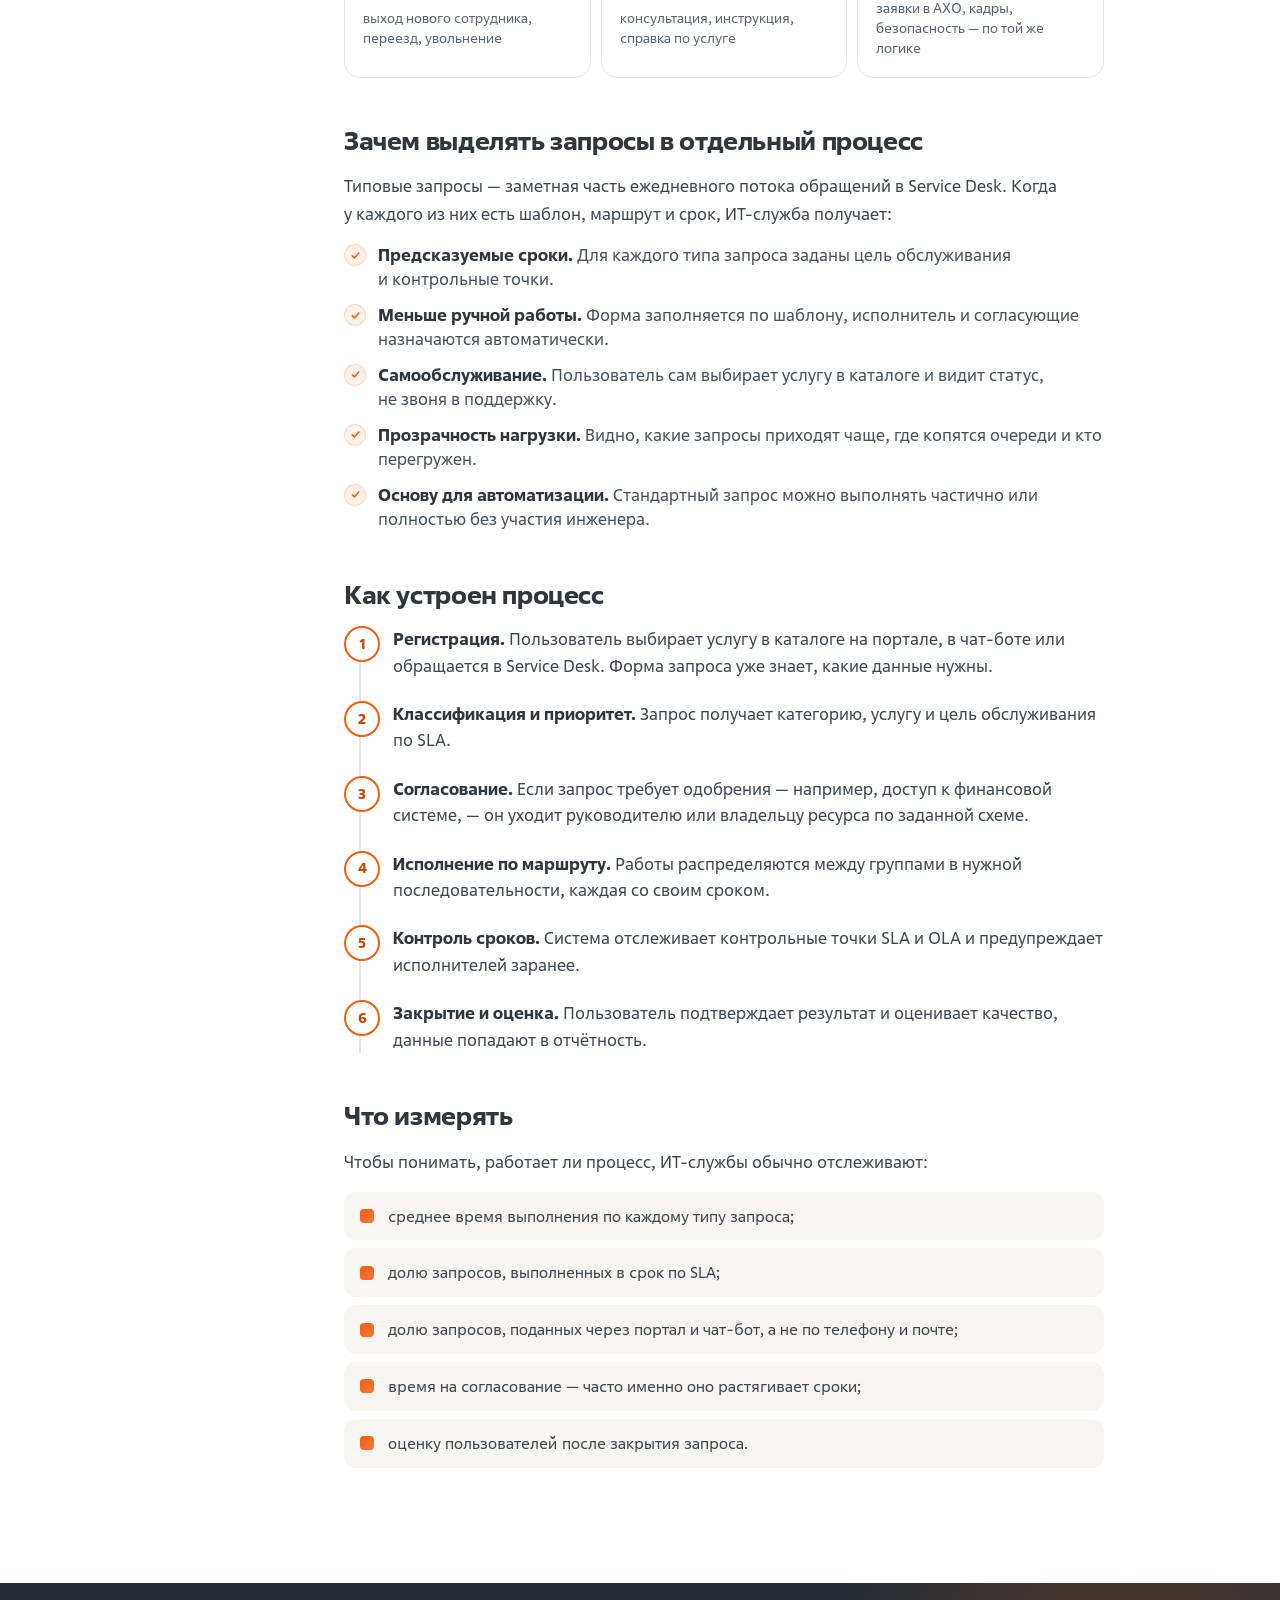
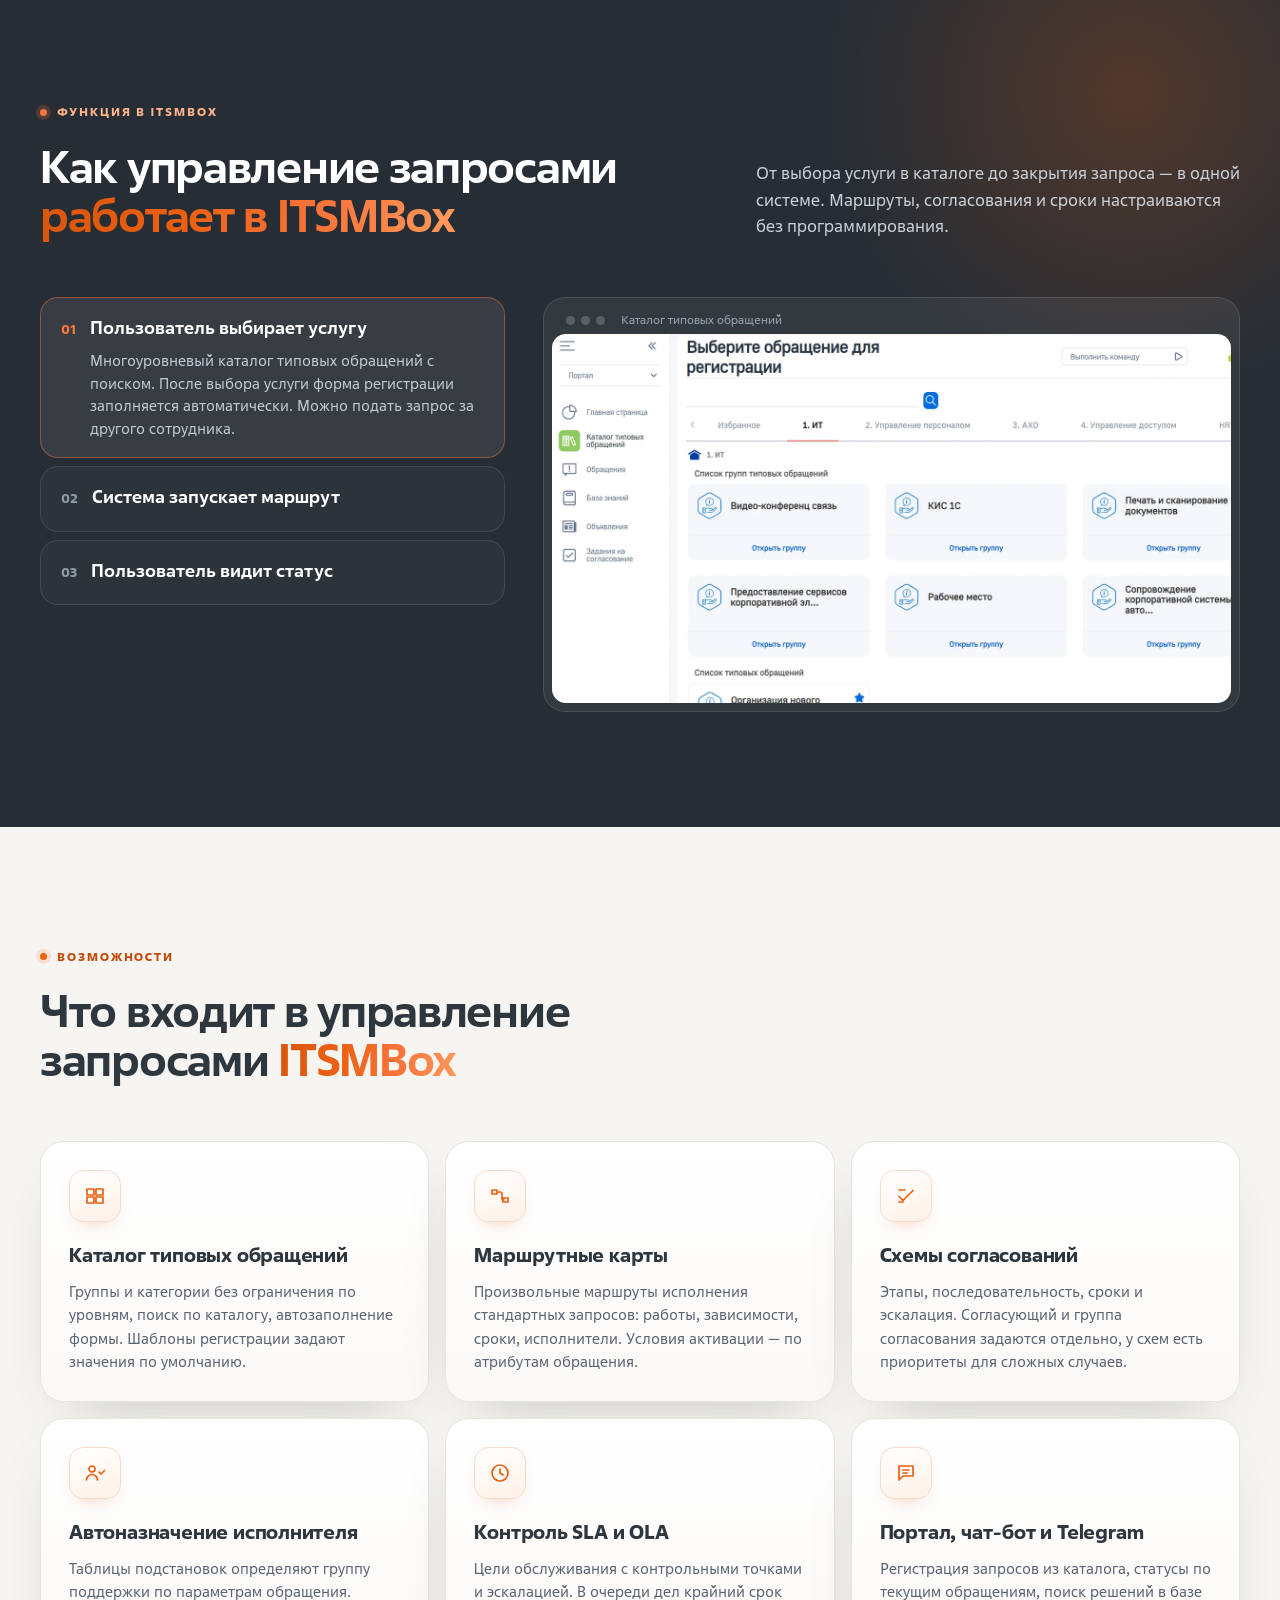
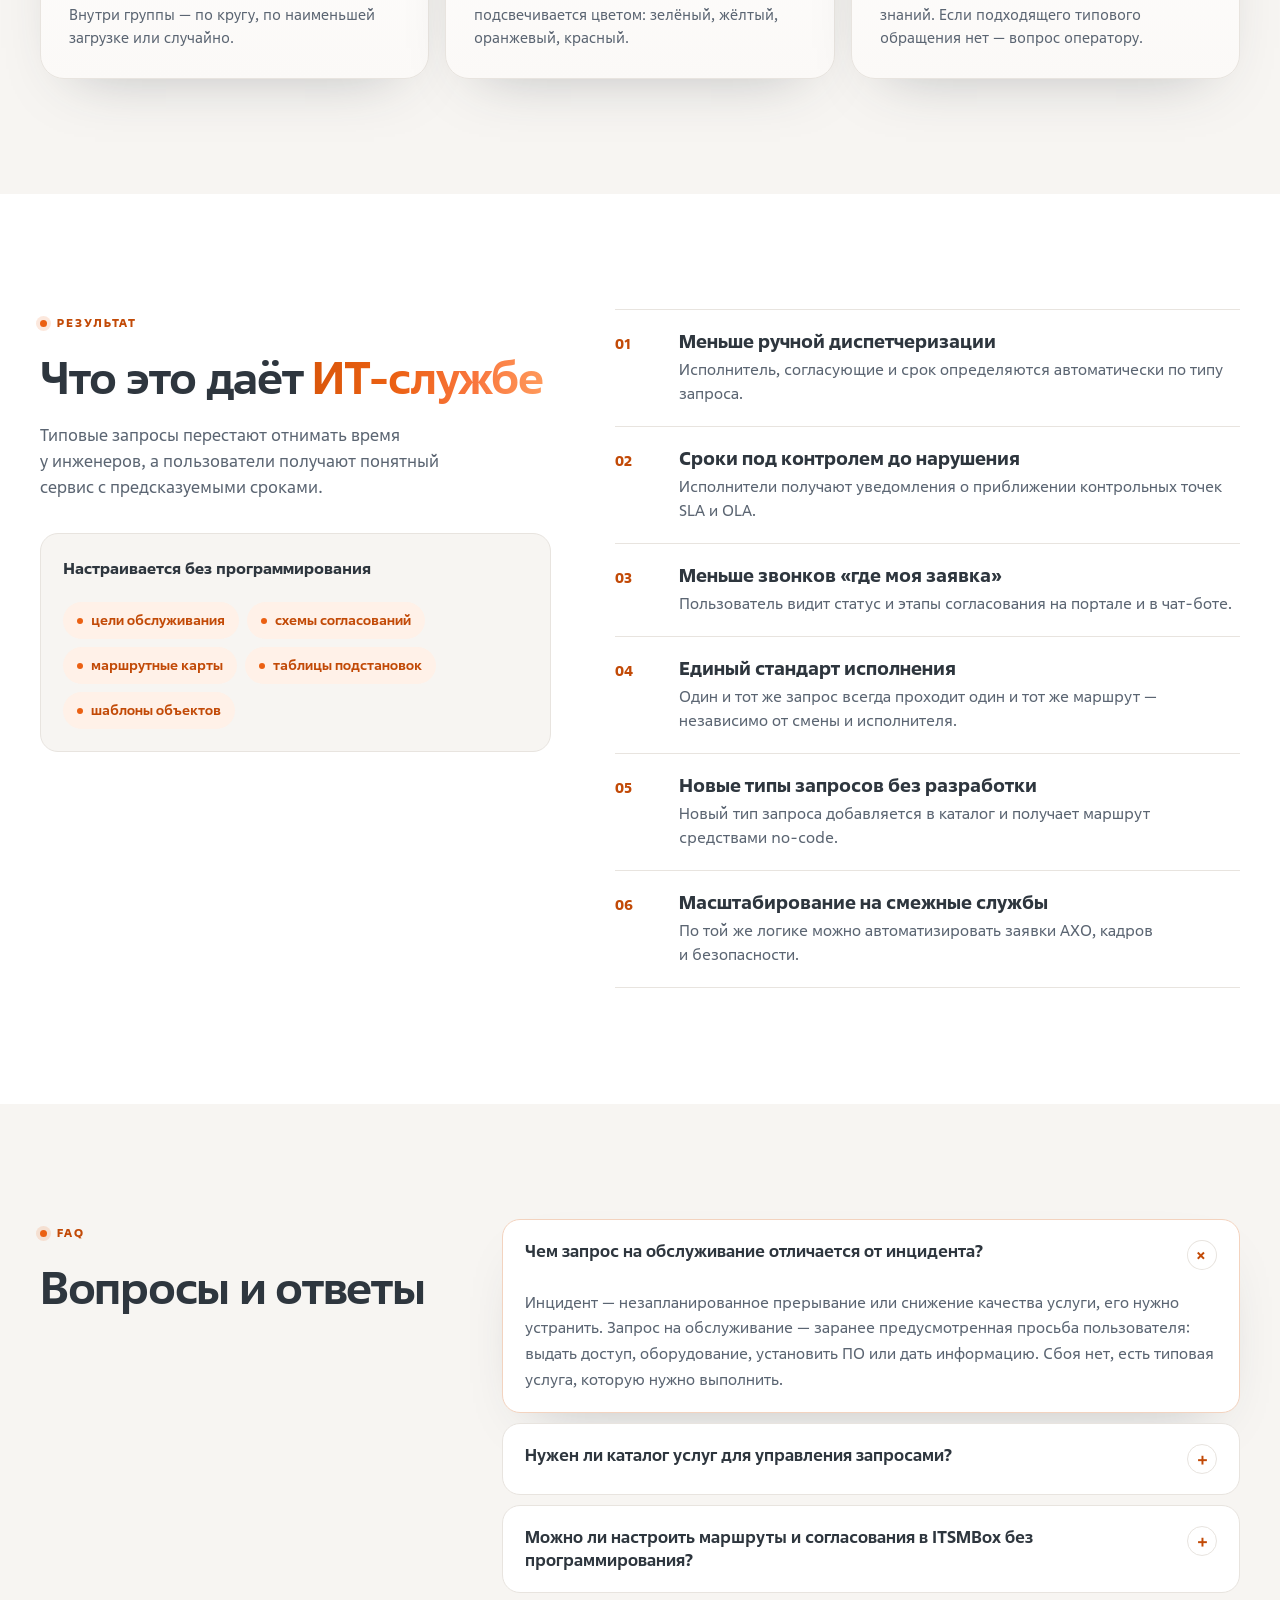
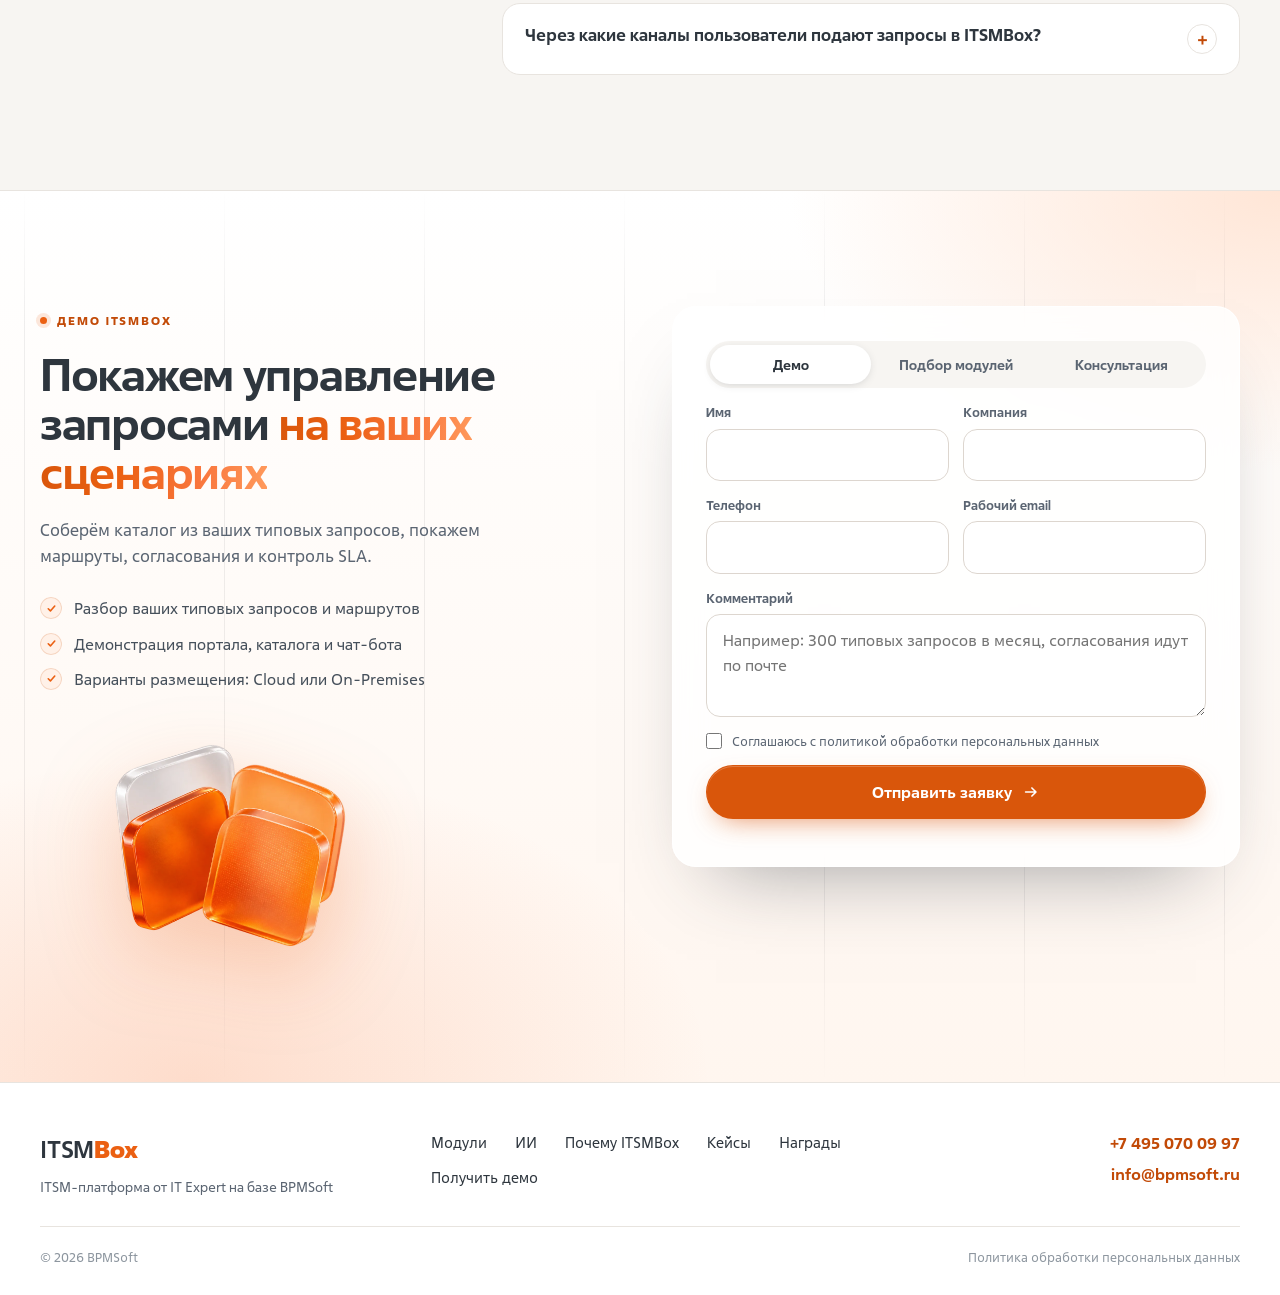
<file: upravlenie-zaprosami/index.html>
<!doctype html>
<html lang="ru">
<head>
<meta charset="utf-8">
<meta name="viewport" content="width=device-width, initial-scale=1">
<title>Управление запросами на обслуживание по ITIL 4 — ITSMBox на базе BPMSoft</title>
<meta name="description" content="Что такое управление запросами на обслуживание по ITIL 4, чем запрос отличается от инцидента и как устроен процесс. Как работает управление запросами в ITSMBox: каталог типовых обращений, маршруты, согласования и контроль SLA.">
<meta name="robots" content="noindex, nofollow, noarchive">
<meta name="googlebot" content="noindex, nofollow">
<meta name="yandex" content="noindex, nofollow">
<link rel="icon" href="../assets/img/favicon.svg" type="image/svg+xml">
<link rel="preload" href="../assets/fonts/Fact-VF.woff2" as="font" type="font/woff2" crossorigin>
<link rel="stylesheet" href="../style.css">
<script type="application/ld+json">
{
  "@context":"https://schema.org",
  "@type":"FAQPage",
  "mainEntity":[
    {"@type":"Question","name":"Чем запрос на обслуживание отличается от инцидента?","acceptedAnswer":{"@type":"Answer","text":"Инцидент — незапланированное прерывание или снижение качества услуги, его нужно устранить. Запрос на обслуживание — заранее предусмотренная просьба пользователя: выдать доступ, оборудование, установить ПО или дать информацию. Сбоя нет, есть типовая услуга, которую нужно выполнить."}},
    {"@type":"Question","name":"Нужен ли каталог услуг для управления запросами?","acceptedAnswer":{"@type":"Answer","text":"Да. Каталог определяет, какие запросы можно подать, какие данные для них нужны, кто согласует и кто исполняет. Без каталога запросы приходят в свободной форме, и их приходится разбирать вручную."}},
    {"@type":"Question","name":"Можно ли настроить маршруты и согласования в ITSMBox без программирования?","acceptedAnswer":{"@type":"Answer","text":"Да. Маршрутные карты, схемы согласований, цели обслуживания, таблицы подстановок и шаблоны регистрации настраиваются no-code-инструментами, без разработки бизнес-процессов."}},
    {"@type":"Question","name":"Через какие каналы пользователи подают запросы в ITSMBox?","acceptedAnswer":{"@type":"Answer","text":"Через портал самообслуживания и каталог типовых обращений, из карточки статьи базы знаний, через чат-бот, в том числе в Telegram. Специалисты поддержки также могут зарегистрировать обращение за пользователя."}}
  ]
}
</script>
</head>
<body class="pg">

<header class="hdr" id="top">
  <div class="wrap hdr__in">
    <a class="brand" href="../" aria-label="ITSMBox на базе BPMSoft — на главную">
      <img src="../assets/img/bpm-logo.svg" width="146" height="32" alt="BPMSoft">
      <span class="brand__sep" aria-hidden="true"></span>
      <span class="brand__product">ITSM<b>Box</b></span>
    </a>
    <nav class="hdr__nav" aria-label="Разделы">
      <a href="../#modules">Модули</a>
      <a href="../#ai">ИИ</a>
      <a href="../#why">Почему ITSMBox</a>
      <a href="../#cases">Кейсы</a>
      <a href="../#awards">Награды</a>
    </nav>
    <a class="btn btn--primary btn--sm" href="#form">Получить демо <svg class="i-arr" viewBox="0 0 20 20" aria-hidden="true"><path d="M4 10h11M11 5.5 15.5 10 11 14.5"/></svg></a>
  </div>
</header>

<main>

<!-- ARTICLE -->
<section class="section pg-article" id="about" aria-labelledby="about-title">
  <div class="wrap">
    <nav class="crumbs" aria-label="Навигационная цепочка">
      <a href="../">ITSMBox</a><span aria-hidden="true">/</span><a href="../#modules">Модули</a><span aria-hidden="true">/</span><span>Service Desk</span><span aria-hidden="true">/</span><span aria-current="page">Управление запросами</span>
    </nav>
  </div>
  <div class="wrap pg-article__grid">
    <aside class="toc" aria-label="Содержание">
      <p class="toc__t">Содержание</p>
      <ol>
        <li><a href="#what">Что это такое</a></li>
        <li><a href="#vs-incident">Запрос или инцидент</a></li>
        <li><a href="#examples">Примеры запросов</a></li>
        <li><a href="#why-process">Зачем отдельный процесс</a></li>
        <li><a href="#flow">Как устроен процесс</a></li>
        <li><a href="#metrics">Что измерять</a></li>
        <li><a href="#in-itsmbox">Управление запросами в ITSMBox</a></li>
        <li><a href="#faq">Вопросы и ответы</a></li>
      </ol>
    </aside>

    <article class="prose">
      <span class="kicker">Практика ITIL 4 · Service Desk</span>
      <h1 id="about-title" class="h2 prose__title">Что такое управление запросами на&nbsp;обслуживание</h1>

      <h3 id="what">Определение по ITIL 4</h3>
      <p>Управление запросами на обслуживание (Service Request Management) — одна из практик управления услугами в ITIL&nbsp;4. Её задача — поддерживать согласованное качество услуги, обрабатывая все заранее определённые запросы пользователей эффективно и&nbsp;удобно для них.</p>
      <blockquote class="quote">
        <p><b>Запрос на обслуживание</b> — запрос пользователя или его уполномоченного представителя, который инициирует действие, заранее согласованное как обычная часть предоставления услуги.</p>
        <cite>ITIL&nbsp;4 Foundation, глоссарий (<a href="https://igen.nl/wp-content/uploads/2024/10/ITIL-4-Foundation_Glossary_Digital.pdf" target="_blank" rel="noopener nofollow">AXELOS / PeopleCert</a>)</cite>
      </blockquote>
      <p>Ключевое слово — «заранее». Запрос на обслуживание не&nbsp;сюрприз для ИТ-службы: известно, что именно попросят, какие данные нужны, кто согласует, кто выполнит и&nbsp;за&nbsp;какой срок. Поэтому такие запросы можно стандартизировать и&nbsp;автоматизировать.</p>

      <h3 id="vs-incident">Запрос на обслуживание или инцидент</h3>
      <p>В Service Desk оба типа обращений приходят в&nbsp;одно окно, но обрабатываются по-разному. Если их смешивать, срочные сбои теряются среди плановых заявок, а&nbsp;отчёты по SLA перестают отражать реальность.</p>
      <div class="vs">
        <div class="vs__col">
          <p class="vs__t">Запрос на обслуживание</p>
          <ul>
            <li>Ничего не сломалось — нужна типовая услуга</li>
            <li>Ожидаем и&nbsp;описан в&nbsp;каталоге заранее</li>
            <li>Выполняется по&nbsp;стандартному маршруту, часто с&nbsp;согласованием</li>
            <li>Пример: выдать доступ к&nbsp;1С, подготовить рабочее место</li>
          </ul>
        </div>
        <div class="vs__col vs__col--alt">
          <p class="vs__t">Инцидент</p>
          <ul>
            <li>Услуга прервалась или работает хуже</li>
            <li>Незапланирован, сроки зависят от&nbsp;влияния и&nbsp;срочности</li>
            <li>Цель — как можно быстрее восстановить работу</li>
            <li>Пример: не открывается 1С, упала почта</li>
          </ul>
        </div>
      </div>

      <h3 id="examples">Примеры запросов на обслуживание</h3>
      <ul class="ex-grid">
        <li><b>Доступы</b><span>учётная запись, права в&nbsp;информационной системе, VPN, общие папки</span></li>
        <li><b>Оборудование</b><span>ноутбук, монитор, гарнитура, замена картриджа</span></li>
        <li><b>Программное обеспечение</b><span>установка, обновление, выдача лицензии</span></li>
        <li><b>Рабочее место</b><span>выход нового сотрудника, переезд, увольнение</span></li>
        <li><b>Информация</b><span>консультация, инструкция, справка по&nbsp;услуге</span></li>
        <li><b>Смежные службы</b><span>заявки в&nbsp;АХО, кадры, безопасность — по&nbsp;той же логике</span></li>
      </ul>

      <h3 id="why-process">Зачем выделять запросы в&nbsp;отдельный процесс</h3>
      <p>Типовые запросы — заметная часть ежедневного потока обращений в&nbsp;Service Desk. Когда у&nbsp;каждого из&nbsp;них есть шаблон, маршрут и&nbsp;срок, ИТ-служба получает:</p>
      <ul class="checks">
        <li><strong>Предсказуемые сроки.</strong> Для каждого типа запроса заданы цель обслуживания и&nbsp;контрольные точки.</li>
        <li><strong>Меньше ручной работы.</strong> Форма заполняется по шаблону, исполнитель и&nbsp;согласующие назначаются автоматически.</li>
        <li><strong>Самообслуживание.</strong> Пользователь сам выбирает услугу в&nbsp;каталоге и&nbsp;видит статус, не&nbsp;звоня в&nbsp;поддержку.</li>
        <li><strong>Прозрачность нагрузки.</strong> Видно, какие запросы приходят чаще, где копятся очереди и&nbsp;кто перегружен.</li>
        <li><strong>Основу для автоматизации.</strong> Стандартный запрос можно выполнять частично или полностью без участия инженера.</li>
      </ul>

      <h3 id="flow">Как устроен процесс</h3>
      <ol class="flow">
        <li><b>Регистрация.</b> Пользователь выбирает услугу в&nbsp;каталоге на портале, в&nbsp;чат-боте или обращается в&nbsp;Service Desk. Форма запроса уже знает, какие данные нужны.</li>
        <li><b>Классификация и&nbsp;приоритет.</b> Запрос получает категорию, услугу и&nbsp;цель обслуживания по&nbsp;SLA.</li>
        <li><b>Согласование.</b> Если запрос требует одобрения — например, доступ к&nbsp;финансовой системе, — он уходит руководителю или владельцу ресурса по&nbsp;заданной схеме.</li>
        <li><b>Исполнение по маршруту.</b> Работы распределяются между группами в&nbsp;нужной последовательности, каждая со&nbsp;своим сроком.</li>
        <li><b>Контроль сроков.</b> Система отслеживает контрольные точки SLA и&nbsp;OLA и&nbsp;предупреждает исполнителей заранее.</li>
        <li><b>Закрытие и&nbsp;оценка.</b> Пользователь подтверждает результат и&nbsp;оценивает качество, данные попадают в&nbsp;отчётность.</li>
      </ol>

      <h3 id="metrics">Что измерять</h3>
      <p>Чтобы понимать, работает ли процесс, ИТ-службы обычно отслеживают:</p>
      <ul class="metrics">
        <li>среднее время выполнения по каждому типу запроса;</li>
        <li>долю запросов, выполненных в&nbsp;срок по&nbsp;SLA;</li>
        <li>долю запросов, поданных через портал и&nbsp;чат-бот, а&nbsp;не&nbsp;по&nbsp;телефону и&nbsp;почте;</li>
        <li>время на согласование — часто именно оно растягивает сроки;</li>
        <li>оценку пользователей после закрытия запроса.</li>
      </ul>
    </article>
  </div>
</section>

<!-- IN ITSMBOX -->
<section class="section pg-sys" id="in-itsmbox" aria-labelledby="sys-title">
  <div class="wrap">
    <div class="sec-head sec-head--split reveal">
      <div>
        <span class="kicker kicker--light">Функция в ITSMBox</span>
        <h2 id="sys-title" class="h2 h2--light">Как управление запросами <span class="grad">работает в&nbsp;ITSMBox</span></h2>
      </div>
      <p class="pg-sys__lead">От выбора услуги в&nbsp;каталоге до&nbsp;закрытия запроса — в&nbsp;одной системе. Маршруты, согласования и&nbsp;сроки настраиваются без программирования.</p>
    </div>

    <div class="steps reveal" data-steps>
      <ul class="steps__list">
        <li><button class="step is-active" data-shot="scr-catalog" data-label="Каталог типовых обращений" aria-expanded="true"><span class="step__n">01</span><span class="step__t">Пользователь выбирает услугу</span><span class="step__d">Многоуровневый каталог типовых обращений с поиском. После выбора услуги форма регистрации заполняется автоматически. Можно подать запрос за другого сотрудника.</span></button></li>
        <li><button class="step" data-shot="scr-routes" data-label="Настройки маршрута работ" aria-expanded="false"><span class="step__n">02</span><span class="step__t">Система запускает маршрут</span><span class="step__d">Маршрутная карта активируется по атрибутам обращения: перечень работ, зависимости, сроки и исполнители. Если нужно согласование, включается схема согласований с этапами и эскалацией.</span></button></li>
        <li><button class="step" data-shot="scr-portal" data-label="Портал пользователей" aria-expanded="false"><span class="step__n">03</span><span class="step__t">Пользователь видит статус</span><span class="step__d">На портале видны все этапы согласования и ход работ. Блок «Требуются ваши действия» собирает то, что ждёт реакции: согласовать, дополнить, подтвердить решение.</span></button></li>
      </ul>
      <figure class="frame shot steps__shot"><div class="frame__bar" aria-hidden="true"><i></i><i></i><i></i><span class="shot__label">Каталог типовых обращений</span></div><img src="../assets/img/scr-catalog.webp" width="1600" height="776" alt="Скриншот ITSMBox: каталог типовых обращений"></figure>
    </div>
  </div>
</section>

<!-- FEATURES -->
<section class="section pg-feat" aria-labelledby="feat-title">
  <div class="wrap">
    <div class="sec-head reveal">
      <span class="kicker">Возможности</span>
      <h2 id="feat-title" class="h2">Что входит в&nbsp;управление запросами <span class="grad">ITSMBox</span></h2>
    </div>
    <div class="feat-grid">
      <article class="aw reveal">
        <span class="ic-sq"><svg viewBox="0 0 24 24" aria-hidden="true"><path d="M4 5h7v6H4z M13 5h7v6h-7z M4 13h7v6H4z M13 13h7v6h-7z"/></svg></span>
        <h3>Каталог типовых обращений</h3>
        <p>Группы и категории без ограничения по уровням, поиск по каталогу, автозаполнение формы. Шаблоны регистрации задают значения по умолчанию.</p>
      </article>
      <article class="aw reveal">
        <span class="ic-sq"><svg viewBox="0 0 24 24" aria-hidden="true"><path d="M4 6h5v4H4z M15 14h5v4h-5z M9 8h3a2 2 0 012 2v4a2 2 0 002 2"/></svg></span>
        <h3>Маршрутные карты</h3>
        <p>Произвольные маршруты исполнения стандартных запросов: работы, зависимости, сроки, исполнители. Условия активации — по атрибутам обращения.</p>
      </article>
      <article class="aw reveal">
        <span class="ic-sq"><svg viewBox="0 0 24 24" aria-hidden="true"><path d="M5 12.5l4 4 10-10 M5 6h6 M5 18h4"/></svg></span>
        <h3>Схемы согласований</h3>
        <p>Этапы, последовательность, сроки и эскалация. Согласующий и группа согласования задаются отдельно, у схем есть приоритеты для сложных случаев.</p>
      </article>
      <article class="aw reveal">
        <span class="ic-sq"><svg viewBox="0 0 24 24" aria-hidden="true"><circle cx="9" cy="8" r="3"/><path d="M3.5 19a5.5 5.5 0 0111 0 M16 11l2 2 3.5-3.5"/></svg></span>
        <h3>Автоназначение исполнителя</h3>
        <p>Таблицы подстановок определяют группу поддержки по параметрам обращения. Внутри группы — по кругу, по наименьшей загрузке или случайно.</p>
      </article>
      <article class="aw reveal">
        <span class="ic-sq"><svg viewBox="0 0 24 24" aria-hidden="true"><circle cx="12" cy="12" r="8"/><path d="M12 8v4l3 2"/></svg></span>
        <h3>Контроль SLA и OLA</h3>
        <p>Цели обслуживания с контрольными точками и эскалацией. В очереди дел крайний срок подсвечивается цветом: зелёный, жёлтый, оранжевый, красный.</p>
      </article>
      <article class="aw reveal">
        <span class="ic-sq"><svg viewBox="0 0 24 24" aria-hidden="true"><path d="M5 5h14v10H9l-4 4z M9 9h6 M9 12h4"/></svg></span>
        <h3>Портал, чат-бот и Telegram</h3>
        <p>Регистрация запросов из каталога, статусы по текущим обращениям, поиск решений в базе знаний. Если подходящего типового обращения нет — вопрос оператору.</p>
      </article>
    </div>
  </div>
</section>

<!-- RESULT -->
<section class="section pg-res" aria-labelledby="res-title">
  <div class="wrap pg-res__grid">
    <div class="reveal">
      <span class="kicker">Результат</span>
      <h2 id="res-title" class="h2">Что это даёт <span class="grad">ИТ&#8209;службе</span></h2>
      <p class="muted pg-res__lead">Типовые запросы перестают отнимать время у&nbsp;инженеров, а&nbsp;пользователи получают понятный сервис с&nbsp;предсказуемыми сроками.</p>
      <div class="nocode">
        <p class="nocode__t">Настраивается без программирования</p>
        <ul class="tags">
          <li class="tag">цели обслуживания</li>
          <li class="tag">схемы согласований</li>
          <li class="tag">маршрутные карты</li>
          <li class="tag">таблицы подстановок</li>
          <li class="tag">шаблоны объектов</li>
        </ul>
      </div>
    </div>
    <ul class="res-list reveal">
      <li><span class="res-list__n">01</span><div><b>Меньше ручной диспетчеризации</b><p>Исполнитель, согласующие и&nbsp;срок определяются автоматически по&nbsp;типу запроса.</p></div></li>
      <li><span class="res-list__n">02</span><div><b>Сроки под контролем до&nbsp;нарушения</b><p>Исполнители получают уведомления о&nbsp;приближении контрольных точек SLA и&nbsp;OLA.</p></div></li>
      <li><span class="res-list__n">03</span><div><b>Меньше звонков «где моя заявка»</b><p>Пользователь видит статус и&nbsp;этапы согласования на&nbsp;портале и&nbsp;в&nbsp;чат-боте.</p></div></li>
      <li><span class="res-list__n">04</span><div><b>Единый стандарт исполнения</b><p>Один и&nbsp;тот же запрос всегда проходит один и&nbsp;тот же маршрут — независимо от&nbsp;смены и&nbsp;исполнителя.</p></div></li>
      <li><span class="res-list__n">05</span><div><b>Новые типы запросов без разработки</b><p>Новый тип запроса добавляется в&nbsp;каталог и&nbsp;получает маршрут средствами no-code.</p></div></li>
      <li><span class="res-list__n">06</span><div><b>Масштабирование на&nbsp;смежные службы</b><p>По той же логике можно автоматизировать заявки АХО, кадров и&nbsp;безопасности.</p></div></li>
    </ul>
  </div>
</section>

<!-- FAQ -->
<section class="section pg-faq" id="faq" aria-labelledby="faq-title">
  <div class="wrap pg-faq__grid">
    <div class="reveal">
      <span class="kicker">FAQ</span>
      <h2 id="faq-title" class="h2">Вопросы и&nbsp;ответы</h2>
    </div>
    <div class="faq reveal">
      <details open>
        <summary>Чем запрос на обслуживание отличается от инцидента?</summary>
        <p>Инцидент — незапланированное прерывание или снижение качества услуги, его нужно устранить. Запрос на обслуживание — заранее предусмотренная просьба пользователя: выдать доступ, оборудование, установить ПО или дать информацию. Сбоя нет, есть типовая услуга, которую нужно выполнить.</p>
      </details>
      <details>
        <summary>Нужен ли каталог услуг для управления запросами?</summary>
        <p>Да. Каталог определяет, какие запросы можно подать, какие данные для них нужны, кто согласует и кто исполняет. Без каталога запросы приходят в свободной форме, и их приходится разбирать вручную.</p>
      </details>
      <details>
        <summary>Можно ли настроить маршруты и согласования в ITSMBox без программирования?</summary>
        <p>Да. Маршрутные карты, схемы согласований, цели обслуживания, таблицы подстановок и шаблоны регистрации настраиваются no-code-инструментами, без разработки бизнес-процессов.</p>
      </details>
      <details>
        <summary>Через какие каналы пользователи подают запросы в ITSMBox?</summary>
        <p>Через портал самообслуживания и каталог типовых обращений, из карточки статьи базы знаний, через чат-бот, в том числе в Telegram. Специалисты поддержки также могут зарегистрировать обращение за пользователя.</p>
      </details>
    </div>
  </div>
</section>

<!-- CTA -->
<section class="cta section" id="form" aria-labelledby="cta-title">
  <div class="gridlines" aria-hidden="true"></div>
  <div class="wrap cta__grid">
    <div class="cta__copy reveal">
      <span class="kicker">Демо ITSMBox</span>
      <h2 id="cta-title" class="h2">Покажем управление запросами <span class="grad">на&nbsp;ваших сценариях</span></h2>
      <p class="muted">Соберём каталог из&nbsp;ваших типовых запросов, покажем маршруты, согласования и&nbsp;контроль SLA.</p>
      <ul class="checks">
        <li>Разбор ваших типовых запросов и&nbsp;маршрутов</li>
        <li>Демонстрация портала, каталога и&nbsp;чат-бота</li>
        <li>Варианты размещения: Cloud или On-Premises</li>
      </ul>
      <img class="cta__glass" src="../assets/img/gen-glass-small.webp" width="1400" height="933" alt="" loading="lazy">
    </div>
    <form class="form reveal" novalidate>
      <div class="form__seg" role="radiogroup" aria-label="Что вас интересует">
        <label><input type="radio" name="interest" value="demo" checked><span>Демо</span></label>
        <label><input type="radio" name="interest" value="modules"><span>Подбор модулей</span></label>
        <label><input type="radio" name="interest" value="consult"><span>Консультация</span></label>
      </div>
      <div class="form__row">
        <label class="field"><span>Имя</span><input name="name" autocomplete="name" required></label>
        <label class="field"><span>Компания</span><input name="company" autocomplete="organization" required></label>
      </div>
      <div class="form__row">
        <label class="field"><span>Телефон</span><input name="phone" type="tel" autocomplete="tel" required></label>
        <label class="field"><span>Рабочий email</span><input name="email" type="email" autocomplete="email" required></label>
      </div>
      <label class="field"><span>Комментарий</span><textarea name="comment" rows="3" placeholder="Например: 300 типовых запросов в месяц, согласования идут по почте"></textarea></label>
      <input type="hidden" name="page" value="upravlenie-zaprosami">
      <label class="consent"><input type="checkbox" name="consent" required><span>Соглашаюсь с политикой обработки персональных данных</span></label>
      <button class="btn btn--primary btn--block" type="submit">Отправить заявку <svg class="i-arr" viewBox="0 0 20 20" aria-hidden="true"><path d="M4 10h11M11 5.5 15.5 10 11 14.5"/></svg></button>
      <p class="form__msg" role="status" aria-live="polite"></p>
    </form>
  </div>
</section>

</main>

<footer class="ftr">
  <div class="wrap ftr__in">
    <div class="ftr__brand">
      <span class="brand__product">ITSM<b>Box</b></span>
      <p>ITSM&#8209;платформа от IT Expert на базе BPMSoft</p>
    </div>
    <nav class="ftr__nav" aria-label="Разделы в подвале">
      <a href="../#modules">Модули</a><a href="../#ai">ИИ</a><a href="../#why">Почему ITSMBox</a><a href="../#cases">Кейсы</a><a href="../#awards">Награды</a><a href="#form">Получить демо</a>
    </nav>
    <div class="ftr__contacts">
      <a href="tel:+74950700997">+7 495 070 09 97</a>
      <a href="mailto:info@bpmsoft.ru">info@bpmsoft.ru</a>
    </div>
  </div>
  <div class="wrap ftr__legal"><span>© 2026 BPMSoft</span><span>Политика обработки персональных данных</span></div>
</footer>

<script src="../page.js"></script>
</body>
</html>
</file>
<file: style.css>
@font-face{font-family:"Fact";src:url(assets/fonts/Fact-VF.woff2) format("woff2"),url(assets/fonts/Fact-VF.woff) format("woff");font-weight:300 900;font-style:normal;font-display:swap}

:root{
  --ink:#2e363e;          /* BPMSoft graphite */
  --ink-2:#262d34;
  --ink-3:#3a434d;
  --orange:#eb6012;       /* BPMSoft accent */
  --orange-light:#f9763d;
  --orange-soft:#ffb38a;
  --orange-btn:#d9560b;
  --orange-btn-h:#c24a07;
  --orange-text:#c24a07;
  --peach:#fff1e8;
  --peach-2:#ffe3d2;
  --bg:#f7f5f2;
  --card:#fff;
  --line:#e8e4df;
  --line-2:rgba(46,54,62,.08);
  --muted:#5b6572;
  --muted-light:#b9c0c8;
  --r-xl:32px; --r-lg:24px; --r-md:18px; --r-sm:12px;
  --wrap:1200px;
  --sec:clamp(80px,9vw,128px);
  --f:"Fact","Fact VF",Arial,sans-serif;
  --shadow:0 1px 0 rgba(255,255,255,.8) inset,0 24px 60px -34px rgba(46,54,62,.35);
  --grad:linear-gradient(95deg,#d9560b 0%,#eb6012 35%,#f9763d 70%,#ff9a5c 100%);
}
*{box-sizing:border-box;margin:0;padding:0}
html{scroll-behavior:smooth;scroll-padding-top:88px;-webkit-text-size-adjust:100%}
body{font-family:var(--f);color:var(--ink);background:var(--bg);font-size:16px;line-height:1.55;-webkit-font-smoothing:antialiased;overflow-x:hidden}
img{display:block;max-width:100%;height:auto}
a{color:inherit;text-decoration:none}
button,input,textarea{font:inherit;color:inherit}
ul{list-style:none}
:focus-visible{outline:2px solid var(--orange);outline-offset:3px;border-radius:6px}
.wrap{width:min(var(--wrap),100% - 48px);margin-inline:auto}
.section{padding-block:var(--sec);position:relative}
.muted{color:var(--muted)}

/* type */
.h2{font-size:clamp(30px,3.6vw,50px);line-height:1.06;font-weight:600;letter-spacing:-.028em;max-width:22ch;text-wrap:balance}
.h2--light{color:#fff}
.grad{background:var(--grad);-webkit-background-clip:text;background-clip:text;color:transparent;-webkit-box-decoration-break:clone;box-decoration-break:clone}
.kicker{display:inline-flex;align-items:center;gap:10px;font-size:12px;font-weight:700;letter-spacing:.16em;text-transform:uppercase;color:var(--orange-text);margin-bottom:20px}
.kicker::before{content:"";width:7px;height:7px;border-radius:50%;background:var(--orange);box-shadow:0 0 0 4px rgba(235,96,18,.14)}
.kicker--light{color:var(--orange-soft)}
.kicker--light::before{background:var(--orange-light);box-shadow:0 0 0 4px rgba(249,118,61,.2)}
.sec-head{margin-bottom:clamp(36px,4.5vw,60px)}
.sec-head--split{display:flex;align-items:flex-end;justify-content:space-between;gap:32px 48px;flex-wrap:wrap}
.sec-head--split .h2{max-width:20ch}
.sec-head--split>.muted{max-width:46ch;font-size:17px}

/* thin grid lines (reference: Nexora) */
.gridlines{position:absolute;inset:0;pointer-events:none;z-index:0;
  background-image:linear-gradient(to right,var(--line-2) 1px,transparent 1px);
  background-size:calc(min(var(--wrap),100% - 48px) / 6) 100%;
  background-position:calc((100% - min(var(--wrap),100% - 48px)) / 2) 0;
  -webkit-mask-image:linear-gradient(180deg,transparent,#000 15%,#000 80%,transparent);mask-image:linear-gradient(180deg,transparent,#000 15%,#000 80%,transparent)}

/* buttons */
.btn{display:inline-flex;align-items:center;justify-content:center;gap:10px;height:54px;padding:0 28px;border-radius:999px;font-weight:600;font-size:16px;border:1px solid transparent;cursor:pointer;transition:background .25s,color .25s,border-color .25s,transform .25s,box-shadow .25s;white-space:nowrap}
.btn--sm{height:44px;padding:0 20px;font-size:14px}
.btn--primary{background:var(--orange-btn);color:#fff;box-shadow:0 10px 28px -12px rgba(217,86,11,.75),inset 0 1px 0 rgba(255,255,255,.22)}
.btn--primary:hover{background:var(--orange-btn-h);transform:translateY(-1px);box-shadow:0 16px 34px -14px rgba(217,86,11,.85),inset 0 1px 0 rgba(255,255,255,.22)}
.btn--ghost{background:rgba(255,255,255,.7);border-color:#dcd6cf;color:var(--ink);backdrop-filter:blur(8px)}
.btn--ghost:hover{border-color:var(--ink);background:#fff}
.btn--block{width:100%}
.i-arr{width:18px;height:18px;fill:none;stroke:currentColor;stroke-width:1.8;stroke-linecap:round;stroke-linejoin:round;transition:transform .25s}
.btn:hover .i-arr{transform:translateX(3px)}
.link-arrow{display:inline-flex;align-items:center;gap:10px;font-weight:600;color:var(--orange-text);padding-bottom:2px}
.link-arrow::after{content:"→";display:grid;place-items:center;width:32px;height:32px;border-radius:50%;border:1px solid #f0cdb8;transition:transform .25s,background .25s,color .25s}
.link-arrow:hover::after{transform:translateX(3px);background:var(--orange-btn);color:#fff;border-color:var(--orange-btn)}

/* icon square */
.ic-sq{display:grid;place-items:center;width:52px;height:52px;border-radius:14px;background:linear-gradient(160deg,#fff 0%,var(--peach) 100%);border:1px solid #f6dccb;box-shadow:0 8px 18px -12px rgba(235,96,18,.5)}
.ic-sq svg{width:24px;height:24px;fill:none;stroke:var(--orange);stroke-width:1.7;stroke-linecap:round;stroke-linejoin:round}

/* header */
.hdr{position:sticky;top:0;z-index:50;background:rgba(255,255,255,.78);backdrop-filter:saturate(1.4) blur(14px);-webkit-backdrop-filter:saturate(1.4) blur(14px);border-bottom:1px solid rgba(46,54,62,.07)}
.hdr__in{height:76px;display:flex;align-items:center;gap:40px}
.brand{display:flex;align-items:center;gap:14px;flex-shrink:0}
.brand img{width:132px;height:auto}
.brand__sep{width:1px;height:26px;background:var(--line)}
.brand__product{font-size:20px;font-weight:500;letter-spacing:-.01em;color:var(--ink)}
.brand__product b{font-weight:800;color:var(--orange)}
.hdr__nav{display:flex;gap:6px;margin:0 auto;font-size:15px;padding:5px;border-radius:999px;background:rgba(46,54,62,.04)}
.hdr__nav a{padding:8px 16px;border-radius:999px;color:#47515c;transition:background .2s,color .2s}
.hdr__nav a:hover{background:#fff;color:var(--ink);box-shadow:0 2px 8px -4px rgba(46,54,62,.25)}

/* hero */
.hero{position:relative;overflow:hidden;padding-top:clamp(48px,6vw,88px);background:
  radial-gradient(900px 520px at 78% 18%,rgba(249,118,61,.20),transparent 62%),
  radial-gradient(700px 420px at 8% 0%,rgba(255,227,210,.9),transparent 70%),
  linear-gradient(180deg,#fffaf6 0%,var(--bg) 100%)}
.hero__glow{position:absolute;right:-10%;top:30%;width:640px;height:640px;border-radius:50%;background:radial-gradient(circle,rgba(235,96,18,.16),transparent 65%);filter:blur(10px);pointer-events:none}
.hero__grid{position:relative;z-index:1;display:grid;grid-template-columns:minmax(0,1fr) minmax(0,1fr);gap:clamp(32px,4vw,64px);align-items:center}
.hero__title{font-size:clamp(36px,4.5vw,62px);line-height:1;font-weight:600;letter-spacing:-.035em;margin:0 0 24px;text-wrap:balance}
.hero__lead{font-size:clamp(17px,1.35vw,20px);line-height:1.5;color:#46505b;max-width:32em;margin-bottom:28px}
.checks{display:grid;gap:12px;margin-bottom:36px}
.checks li{position:relative;padding-left:34px;color:#46505b;font-size:16px;line-height:1.45}
.checks li strong{color:var(--ink);font-weight:700}
.checks li::before{content:"";position:absolute;left:0;top:0;width:22px;height:22px;border-radius:50%;background:var(--peach) url("data:image/svg+xml,%3Csvg xmlns='http://www.w3.org/2000/svg' viewBox='0 0 24 24' fill='none' stroke='%23eb6012' stroke-width='3' stroke-linecap='round' stroke-linejoin='round'%3E%3Cpath d='M6 12.5l4 4 8-9'/%3E%3C/svg%3E") center/13px no-repeat;box-shadow:inset 0 0 0 1px #f6d6c2}
.checks--light li{color:#cfd5db}
.checks--light li strong{color:#fff}
.checks--light li::before{background-color:rgba(249,118,61,.16);box-shadow:none}
.hero__cta{display:flex;gap:12px;flex-wrap:wrap}

.hero__media{position:relative;min-height:520px;display:flex;align-items:center}
.hero__glass{position:absolute;right:-14%;top:-8%;width:112%;max-width:none;pointer-events:none;opacity:.95;filter:drop-shadow(0 40px 60px rgba(235,96,18,.25));animation:drift 12s ease-in-out infinite}
@keyframes drift{50%{transform:translate(-10px,12px) rotate(-1deg)}}
.glass-card{position:relative;z-index:2;width:100%;margin-top:40px;padding:10px;border-radius:var(--r-lg);background:rgba(255,255,255,.42);border:1px solid rgba(255,255,255,.8);backdrop-filter:blur(18px) saturate(1.3);-webkit-backdrop-filter:blur(18px) saturate(1.3);box-shadow:0 40px 80px -40px rgba(46,54,62,.55)}
.glass-card__bar{display:flex;align-items:center;gap:6px;height:30px;padding:0 10px;font-size:12px;color:var(--muted)}
.glass-card__bar i{width:9px;height:9px;border-radius:50%;background:#e2d9d1}
.glass-card__bar i:first-child{background:var(--orange-light)}
.glass-card__bar span{margin-left:8px}
.glass-card img{border-radius:14px;box-shadow:0 0 0 1px rgba(46,54,62,.06)}
.kpis{position:absolute;z-index:3;left:-28px;right:28px;bottom:-34px;display:grid;grid-template-columns:repeat(3,1fr);gap:10px}
.kpi{padding:14px 16px;border-radius:16px;background:rgba(255,255,255,.72);border:1px solid rgba(255,255,255,.9);backdrop-filter:blur(16px);-webkit-backdrop-filter:blur(16px);box-shadow:0 18px 40px -22px rgba(46,54,62,.45);display:grid;gap:2px;animation:float 7s ease-in-out infinite}
.kpi:nth-child(2){animation-delay:-2.3s}
.kpi:nth-child(3){animation-delay:-4.6s}
.kpi b{font-size:22px;line-height:1.1;font-weight:700;color:var(--orange)}
.kpi span{font-size:13px;color:var(--muted);line-height:1.3}
@keyframes float{50%{transform:translateY(-6px)}}
.side-note{position:absolute;z-index:3;right:-6px;top:6px;padding-left:14px;border-left:1px solid #d9cfc6;font-size:13px;line-height:1.45;color:var(--muted)}

.trust{position:relative;z-index:1;display:grid;grid-template-columns:repeat(3,1fr);margin-top:clamp(72px,7vw,104px);margin-bottom:clamp(40px,4vw,56px);background:rgba(255,255,255,.6);border:1px solid rgba(255,255,255,.9);border-radius:var(--r-lg);backdrop-filter:blur(12px);-webkit-backdrop-filter:blur(12px);box-shadow:var(--shadow);overflow:hidden}
.trust li{display:flex;gap:14px;align-items:center;padding:20px 24px;font-size:14.5px;line-height:1.4;color:#4a545f}
.trust li:not(:nth-child(3n+1)){border-left:1px solid var(--line)}
.trust li:nth-child(n+4){border-top:1px solid var(--line)}
.trust__ic{flex:0 0 40px;display:grid;place-items:center;width:40px;height:40px;border-radius:12px;background:var(--peach)}
.trust__ic svg{width:22px;height:22px;fill:none;stroke:var(--orange);stroke-width:1.6;stroke-linecap:round;stroke-linejoin:round}
.trust__lead span:last-child{color:var(--ink);font-weight:700}
.trust__lead .trust__ic{background:var(--orange-btn)}
.trust__lead .trust__ic svg{stroke:#fff}

/* logos */
.logos{background:#fff;border-block:1px solid var(--line)}
.logos__in{display:flex;align-items:center;gap:40px;padding-block:28px}
.logos__title{flex:0 0 auto;font-size:13px;font-weight:700;letter-spacing:.16em;text-transform:uppercase;color:var(--muted)}
.logos__row{flex:1;display:grid;grid-template-columns:repeat(5,1fr);gap:12px}
.logo-slot{height:64px;display:flex;align-items:center;justify-content:center;text-align:center;padding:0 12px;border-radius:14px;font-weight:700;font-size:17px;color:#7b848e;transition:color .2s,background .2s}
.logo-slot:hover{color:var(--ink);background:var(--bg)}
.logo-slot--empty{border:1.5px dashed #d8d2cb;font-weight:500;font-size:13px;color:#99a1a9}

/* modules */
.modules{background:var(--bg)}
.tabs{display:grid;grid-template-columns:repeat(4,1fr);gap:6px;padding:6px;margin-bottom:14px;background:#fff;border:1px solid var(--line);border-radius:22px;box-shadow:var(--shadow)}
.tab{display:flex;align-items:flex-start;gap:12px;text-align:left;padding:16px 18px;border:0;border-radius:16px;background:transparent;cursor:pointer;font-weight:600;font-size:15.5px;line-height:1.3;color:var(--muted);transition:background .25s,color .25s,box-shadow .25s}
.tab:hover{background:var(--bg);color:var(--ink)}
.tab__n{font-size:12px;font-weight:700;color:var(--orange-text);padding-top:3px}
.tab.is-active{background:var(--ink);color:#fff;box-shadow:0 14px 28px -16px rgba(46,54,62,.8)}
.tab.is-active .tab__n{color:var(--orange-light)}
.panels{background:#fff;border:1px solid var(--line);border-radius:var(--r-xl);padding:clamp(24px,3.2vw,44px);box-shadow:var(--shadow)}
.panel__lead{font-size:clamp(19px,1.7vw,24px);font-weight:600;line-height:1.3;letter-spacing:-.01em;max-width:44ch;margin-bottom:28px}
.panel.is-active{animation:panelIn .45s cubic-bezier(.2,.7,.2,1)}
@keyframes panelIn{from{opacity:0;transform:translateY(10px)}}
.panel__grid{display:grid;grid-template-columns:minmax(0,.82fr) minmax(0,1.18fr);gap:clamp(24px,3vw,44px);align-items:start}
.fn-list{display:grid;gap:4px}
.fn{width:100%;display:block;text-align:left;border:1px solid transparent;background:transparent;cursor:pointer;padding:14px 18px 14px 20px;border-radius:16px;position:relative;transition:background .2s,border-color .2s}
.fn::before{content:"";position:absolute;left:0;top:16px;bottom:16px;width:3px;border-radius:3px;background:transparent;transition:background .2s}
.fn:hover{background:var(--bg)}
.fn__t{display:block;font-weight:600;font-size:17px;line-height:1.3}
.fn__d{display:block;overflow:hidden;color:var(--muted);font-size:15px;line-height:1.5;max-height:0;opacity:0;transition:max-height .4s ease,opacity .3s ease,margin .3s}
.fn.is-active{background:linear-gradient(120deg,#fff7f1,#fff);border-color:#f6dccb}
.fn.is-active::before{background:var(--orange)}
.fn.is-active .fn__d{max-height:200px;opacity:1;margin-top:8px}
.frame{background:#fff;border-radius:var(--r-md);overflow:hidden}
.frame__bar{display:flex;align-items:center;gap:6px;height:34px;padding:0 14px;background:#faf8f6;border-bottom:1px solid var(--line);font-size:12px;color:var(--muted)}
.frame__bar i{width:9px;height:9px;border-radius:50%;background:#e2d9d1}
.frame__bar i:first-child{background:var(--orange-light)}
.frame__bar span{margin-left:10px;white-space:nowrap;overflow:hidden;text-overflow:ellipsis}
.shot{position:sticky;top:100px;padding:8px;background:var(--bg);border:1px solid var(--line);border-radius:22px}
.shot .frame__bar{background:transparent;border:0;height:28px}
.shot img{border-radius:14px;transition:opacity .3s ease;aspect-ratio:1568/852;object-fit:cover;object-position:top left;box-shadow:0 0 0 1px var(--line)}
.shot img.is-swapping{opacity:0}
.modules__cta{display:flex;align-items:center;justify-content:space-between;gap:24px;margin-top:14px;padding:22px 22px 22px 32px;border-radius:999px;background:var(--ink);color:#fff}
.modules__cta p{font-size:17px;font-weight:600}

/* AI — split intro + feature cards (reference: Nexora) */
.ai{background:#fff}
.ai__grid{display:grid;grid-template-columns:minmax(0,.9fr) minmax(0,2fr);gap:clamp(32px,4vw,56px);align-items:start}
.ai__intro{position:sticky;top:110px}
.ai__intro .h2{font-size:clamp(30px,3.2vw,44px)}
.ai__intro .muted{font-size:16.5px;margin-top:20px}
.tags{display:flex;gap:8px;flex-wrap:wrap;margin-top:22px}
.tag{display:inline-flex;align-items:center;gap:8px;padding:8px 14px;border-radius:999px;background:var(--peach);color:var(--orange-text);font-size:13.5px;font-weight:600}
.tag::before{content:"";width:6px;height:6px;border-radius:50%;background:var(--orange)}
.ai__cards{display:grid;grid-template-columns:1fr 1fr;gap:16px}
.fcard{position:relative;background:linear-gradient(180deg,#fff 0%,#fbf9f7 100%);border:1px solid var(--line);border-radius:var(--r-lg);padding:28px;display:flex;flex-direction:column;gap:12px;box-shadow:var(--shadow);transition:transform .35s,box-shadow .35s,border-color .35s}
.fcard:hover{transform:translateY(-4px);border-color:#f3d3bf;box-shadow:0 30px 60px -34px rgba(235,96,18,.45)}
.fcard__ic{display:grid;place-items:center;width:72px;height:72px;border-radius:20px;background:linear-gradient(160deg,#fff,var(--peach));border:1px solid #f6dccb;margin-bottom:10px}
.fcard__ic img{width:58px;height:58px;object-fit:contain;transition:transform .5s cubic-bezier(.2,.7,.2,1)}
.fcard:hover .fcard__ic img{transform:scale(1.08) rotate(-4deg)}
.fcard h3{font-size:20px;line-height:1.25;font-weight:700;letter-spacing:-.01em}
.fcard p{font-size:15px;color:var(--muted)}

/* video — banner + side card (reference: Novara) */
.video{background:#fff;padding-top:0}
.video__grid{display:grid;grid-template-columns:minmax(0,2.2fr) minmax(0,.8fr);gap:16px}
.video__banner{position:relative;isolation:isolate;overflow:hidden;min-height:440px;border-radius:var(--r-xl);background:var(--ink);color:#fff;padding:clamp(28px,4vw,56px);display:flex;align-items:flex-end}
.video__bg{position:absolute;inset:0;width:100%;height:100%;object-fit:cover;object-position:right top;z-index:-2;transform:scale(1.04);transition:transform 1.2s cubic-bezier(.2,.7,.2,1)}
.video__banner:hover .video__bg{transform:scale(1.08)}
.video__banner::before{content:"";position:absolute;inset:0;z-index:-1;background:linear-gradient(90deg,rgba(38,45,52,.96) 0%,rgba(38,45,52,.86) 42%,rgba(38,45,52,.35) 100%),radial-gradient(500px 300px at 0% 100%,rgba(235,96,18,.35),transparent 70%)}
.video__copy{max-width:30em}
.video__copy p{color:#d6dbe0;font-size:17px;margin:18px 0 28px}
.video__play{position:absolute;right:clamp(28px,8vw,120px);top:50%;width:88px;height:88px;margin-top:-44px;border-radius:50%;background:rgba(255,255,255,.16);border:1px solid rgba(255,255,255,.4);backdrop-filter:blur(10px);-webkit-backdrop-filter:blur(10px);box-shadow:0 0 0 14px rgba(255,255,255,.06);transition:transform .3s,background .3s}
.video__play::after{content:"";position:absolute;left:36px;top:29px;border-left:22px solid #fff;border-top:15px solid transparent;border-bottom:15px solid transparent}
.video__banner:hover .video__play{transform:scale(1.07);background:var(--orange-btn)}
.video__soon{position:absolute;right:clamp(20px,6.5vw,100px);top:calc(50% + 62px);font-size:13px;font-weight:600;color:#e2e6ea}
.video__side{border-radius:var(--r-xl);padding:28px;background:linear-gradient(170deg,var(--peach) 0%,#fff 70%);border:1px solid #f6dccb;display:flex;flex-direction:column;gap:18px}
.video__side-ic{display:grid;place-items:center;width:52px;height:52px;border-radius:50%;background:#fff;box-shadow:0 10px 20px -12px rgba(235,96,18,.6)}
.video__side-ic svg{width:24px;height:24px;fill:none;stroke:var(--orange);stroke-width:1.7;stroke-linejoin:round}
.video__side-t{font-size:21px;line-height:1.3;font-weight:600;letter-spacing:-.01em}
.video__steps{margin-top:auto;display:grid;gap:0;border-top:1px solid #f0d7c7}
.video__steps li{display:flex;align-items:center;gap:12px;padding:12px 0;border-bottom:1px solid #f0d7c7;font-size:14.5px;color:#4a545f}
.video__steps li::before{content:"";width:8px;height:8px;border-radius:50%;background:var(--orange)}

/* why — dark glass */
.why{background:var(--ink-2);color:#fff;overflow:hidden}
.why::before{content:"";position:absolute;right:-220px;top:-260px;width:760px;height:760px;border-radius:50%;background:radial-gradient(circle,rgba(235,96,18,.3),transparent 62%);pointer-events:none}
.why::after{content:"";position:absolute;left:-200px;bottom:-300px;width:600px;height:600px;border-radius:50%;background:radial-gradient(circle,rgba(249,118,61,.14),transparent 65%);pointer-events:none}
.why .wrap{position:relative;z-index:1}
.why .h2{max-width:24ch}
.why__lead{margin-top:20px;max-width:56ch;color:#c9d0d7;font-size:18px}
.why__grid{position:relative;display:grid;grid-template-columns:1fr auto 1fr;gap:16px;align-items:stretch}
.why-card{background:linear-gradient(160deg,rgba(255,255,255,.08),rgba(255,255,255,.02));border:1px solid rgba(255,255,255,.12);border-radius:var(--r-xl);padding:clamp(24px,3vw,40px);display:flex;flex-direction:column;gap:26px;backdrop-filter:blur(14px);-webkit-backdrop-filter:blur(14px);box-shadow:inset 0 1px 0 rgba(255,255,255,.08)}
.why-card__name{font-size:34px;font-weight:700;letter-spacing:-.02em;line-height:1.1;margin-bottom:16px;min-height:40px;display:flex;align-items:center}
.why-card__logo{width:170px;filter:brightness(0) invert(1)}
.why-card__top p{color:#c3cad1;font-size:16px}
.why-card__sub{color:#fff!important;font-weight:600;font-size:18px!important;line-height:1.35;margin-bottom:10px}
.stats{display:grid;grid-template-columns:1fr 1fr;gap:10px;margin-top:auto}
.stats div{padding:18px 18px 16px;border-radius:18px;background:rgba(255,255,255,.05);border:1px solid rgba(255,255,255,.09)}
.stats dt{font-size:clamp(30px,3vw,40px);font-weight:700;letter-spacing:-.02em;line-height:1;color:var(--orange-light);margin-bottom:8px;white-space:nowrap}
.stats dd{font-size:14px;color:#c3cad1;line-height:1.4}
.why-card__badge{padding:14px 18px;border-radius:16px;background:rgba(249,118,61,.12);border:1px solid rgba(249,118,61,.3);color:#ffc7aa;font-weight:600;font-size:15px}
.why__plus{align-self:center;width:56px;height:56px;border-radius:50%;display:grid;place-items:center;background:var(--orange-btn);font-size:28px;font-weight:600;color:#fff;box-shadow:0 0 0 10px rgba(235,96,18,.15),0 0 40px rgba(235,96,18,.5)}

/* benefits — 5 service cards (reference: Novara) */
.benefits{background:var(--bg)}
.benefits__grid{display:grid;grid-template-columns:repeat(5,minmax(0,1fr));gap:14px}
.bn{position:relative;background:#fff;border:1px solid var(--line);border-radius:var(--r-lg);padding:26px 22px 28px;display:flex;flex-direction:column;gap:12px;box-shadow:var(--shadow);transition:transform .35s,box-shadow .35s,border-color .35s}
.bn:hover{transform:translateY(-4px);border-color:#f3d3bf;box-shadow:0 30px 60px -34px rgba(235,96,18,.45)}
.bn .ic-sq{margin-bottom:14px}
.bn h3{font-size:18.5px;line-height:1.25;font-weight:700;letter-spacing:-.01em}
.bn p{color:var(--muted);font-size:14.5px;line-height:1.5;overflow-wrap:break-word}
.bn:first-child{background:linear-gradient(170deg,var(--ink-3) 0%,var(--ink) 100%);border-color:transparent;color:#fff}
.bn:first-child p{color:#c9d0d7}
.bn:first-child .ic-sq{background:var(--orange-btn);border-color:transparent}
.bn:first-child .ic-sq svg{stroke:#fff}

/* lead magnet */
.lm{background:var(--bg);padding-top:0}
.lm__card{position:relative;isolation:isolate;overflow:hidden;background:var(--ink-2);color:#fff;border-radius:var(--r-xl);padding:clamp(28px,4.5vw,64px)}
.lm__card::before{content:"";position:absolute;z-index:-1;right:-180px;top:-220px;width:680px;height:680px;border-radius:50%;background:radial-gradient(circle,rgba(235,96,18,.34),transparent 62%);pointer-events:none}
.lm__card::after{content:"";position:absolute;z-index:-1;inset:0;background-image:linear-gradient(to right,rgba(255,255,255,.04) 1px,transparent 1px);background-size:calc(100% / 6) 100%;pointer-events:none}
.lm__top{display:grid;grid-template-columns:minmax(0,1.3fr) minmax(0,.7fr);gap:clamp(32px,4vw,64px);align-items:center}
.lm .h2{max-width:18ch}
.lm__lead{margin-top:18px;color:#c9d0d7;font-size:18px;max-width:46ch}
.lm__cover{display:flex;justify-content:center}
.cover{width:min(260px,100%);aspect-ratio:3/4;border-radius:18px;padding:22px;display:flex;flex-direction:column;gap:14px;background:linear-gradient(160deg,rgba(255,255,255,.96) 0%,rgba(255,241,232,.92) 100%);color:var(--ink);box-shadow:0 30px 60px -24px rgba(0,0,0,.7),16px 16px 0 -2px rgba(249,118,61,.3);transform:rotate(3deg);transition:transform .5s cubic-bezier(.2,.7,.2,1)}
.lm__cover:hover .cover{transform:rotate(0) translateY(-4px)}
.cover__tag{align-self:flex-start;font-size:11px;font-weight:700;letter-spacing:.08em;text-transform:uppercase;color:var(--orange-text);padding:5px 9px;border-radius:999px;background:#fff}
.cover__title{font-size:21px;line-height:1.15;font-weight:800;letter-spacing:-.01em}
.cover__bars{margin-top:auto;display:flex;align-items:flex-end;gap:8px;height:76px;padding-bottom:4px;border-bottom:1px solid #e7d6ca}
.cover__bars i{flex:1;height:var(--h);border-radius:4px 4px 0 0;background:var(--orange)}
.cover__bars i:nth-child(even){background:var(--ink)}
.cover__foot{font-size:11px;font-weight:600;color:var(--muted)}
.lm__stats{display:grid;grid-template-columns:repeat(5,minmax(0,1fr));gap:10px;margin-top:clamp(32px,4vw,48px)}
.lm__stats div{background:linear-gradient(160deg,rgba(255,255,255,.08),rgba(255,255,255,.02));border:1px solid rgba(255,255,255,.1);border-radius:20px;padding:20px 18px 22px;backdrop-filter:blur(10px);-webkit-backdrop-filter:blur(10px)}
.lm__stats dt{font-size:clamp(34px,3.4vw,46px);font-weight:700;letter-spacing:-.02em;line-height:1;color:var(--orange-light);margin-bottom:10px}
.lm__stats dd{font-size:14px;line-height:1.4;color:#c9d0d7}
.lm__bridge{margin-top:16px;padding:18px 24px;border-radius:20px;background:rgba(249,118,61,.1);border:1px solid rgba(249,118,61,.28);color:#e6eaee;font-size:17px}
.lm__bridge b{color:#fff}
.lm__bottom{display:grid;grid-template-columns:1fr 1fr;gap:clamp(24px,4vw,56px);align-items:center;margin-top:clamp(32px,4vw,48px);padding-top:clamp(28px,3.5vw,40px);border-top:1px solid rgba(255,255,255,.12)}
.lm__inside h3{font-size:24px;font-weight:700;margin-bottom:20px}
.form__note{font-size:13px;color:var(--muted);text-align:center;margin-top:-4px}

/* cases */
.cases{background:var(--bg);padding-top:0}
.case{background:#fff;border:1px solid var(--line);border-radius:var(--r-xl);padding:clamp(24px,3vw,40px);display:flex;flex-direction:column;gap:14px;box-shadow:var(--shadow);transition:box-shadow .35s,transform .35s,border-color .35s}
.case:hover{box-shadow:0 30px 60px -34px rgba(46,54,62,.45);transform:translateY(-3px);border-color:#f3d3bf}
.case__client{display:inline-flex;align-self:flex-start;padding:7px 14px;border-radius:999px;background:var(--peach);color:var(--orange-text);font-size:13.5px;font-weight:700}
.case h3{font-size:clamp(20px,1.9vw,26px);line-height:1.22;font-weight:700;letter-spacing:-.015em}
.case p{color:var(--muted);font-size:16px}
.case__result{color:var(--ink)!important;padding-top:14px;border-top:1px solid var(--line)}
.case .link-arrow{margin-top:auto;align-self:flex-start}
.case--feature{display:grid;grid-template-columns:1fr 1fr;gap:clamp(24px,4vw,56px);margin-bottom:16px}
.case--feature .case__body{display:flex;flex-direction:column;gap:14px}
.case__stats{display:grid;gap:10px;align-content:center}
.case__stats div{padding:20px 24px;border-radius:20px;background:var(--ink-2);color:#fff;position:relative;overflow:hidden}
.case__stats div::after{content:"";position:absolute;right:-60px;top:-60px;width:160px;height:160px;border-radius:50%;background:radial-gradient(circle,rgba(235,96,18,.35),transparent 70%)}
.case__stats dt{font-size:clamp(32px,3.2vw,44px);font-weight:700;letter-spacing:-.02em;line-height:1;color:var(--orange-light);margin-bottom:6px}
.case__stats dd{font-size:15px;color:#c9d0d7;position:relative;z-index:1}
.cases__pair{display:grid;grid-template-columns:1fr 1fr;gap:16px}

/* awards */
.awards{background:#fff}
.awards__grid{display:grid;grid-template-columns:repeat(3,1fr);gap:16px}
.aw{background:linear-gradient(180deg,#fff 0%,#fbf9f7 100%);border:1px solid var(--line);border-radius:var(--r-lg);padding:28px;display:flex;flex-direction:column;gap:12px;box-shadow:var(--shadow);transition:transform .35s,box-shadow .35s,border-color .35s}
.aw:hover{transform:translateY(-4px);border-color:#f3d3bf;box-shadow:0 30px 60px -34px rgba(235,96,18,.45)}
.aw .ic-sq{margin-bottom:8px}
.aw h3{font-size:clamp(19px,1.6vw,22px);line-height:1.25;font-weight:700;letter-spacing:-.01em;text-wrap:balance}
.aw p{color:var(--muted);font-size:15px}
.aw__links{margin-top:auto;padding-top:14px;border-top:1px solid var(--line);display:flex;flex-wrap:wrap;gap:6px 18px}
.aw__src{font-size:14px;font-weight:600;color:var(--orange-text)}
.aw__src::after{content:" ↗"}
.aw__src:hover{text-decoration:underline;text-underline-offset:3px}

/* cta — light, airy (reference: Nexora final CTA) */
.cta{background:radial-gradient(800px 500px at 15% 100%,rgba(249,118,61,.2),transparent 65%),radial-gradient(700px 400px at 100% 0%,rgba(255,227,210,.9),transparent 70%),linear-gradient(180deg,#fff 0%,#fff6ef 100%);overflow:hidden;border-top:1px solid var(--line)}
.cta__grid{position:relative;z-index:1;display:grid;grid-template-columns:1fr 1fr;gap:clamp(32px,5vw,80px);align-items:start}
.cta__copy{position:relative}
.cta__copy>.muted{font-size:17px;margin:20px 0 28px;max-width:40ch}
.cta__glass{width:min(360px,80%);margin-top:28px;filter:drop-shadow(0 30px 40px rgba(235,96,18,.25));animation:drift 12s ease-in-out infinite}
.form{position:relative;z-index:1;background:rgba(255,255,255,.82);backdrop-filter:blur(16px);-webkit-backdrop-filter:blur(16px);border:1px solid rgba(255,255,255,.95);color:var(--ink);border-radius:var(--r-lg);padding:clamp(20px,2.6vw,34px);display:grid;gap:14px;box-shadow:0 40px 80px -44px rgba(46,54,62,.5)}
.form--lm{background:#fff;border-color:#fff;box-shadow:0 30px 60px -30px rgba(0,0,0,.6)}
.form__seg{display:grid;grid-template-columns:repeat(3,1fr);gap:4px;padding:4px;background:var(--bg);border-radius:999px}
.form__seg label{position:relative;cursor:pointer}
.form__seg input{position:absolute;opacity:0;inset:0}
.form__seg span{display:block;text-align:center;padding:9px 6px;border-radius:999px;font-size:14px;font-weight:600;color:var(--muted);transition:background .2s,color .2s}
.form__seg input:checked+span{background:#fff;color:var(--ink);box-shadow:0 2px 10px -3px rgba(46,54,62,.25)}
.form__seg input:focus-visible+span{outline:2px solid var(--orange)}
.form__row{display:grid;grid-template-columns:1fr 1fr;gap:14px}
.field{display:grid;gap:6px;font-size:13px;font-weight:600;color:var(--muted)}
.field input,.field textarea{width:100%;border:1px solid #ddd6cf;border-radius:14px;padding:13px 16px;font-size:16px;font-weight:400;color:var(--ink);background:#fff;transition:border-color .2s,box-shadow .2s;resize:vertical}
.field input:focus,.field textarea:focus{outline:none;border-color:var(--orange);box-shadow:0 0 0 4px rgba(235,96,18,.14)}
.field.is-error input{border-color:#c1332d}
.consent{display:flex;gap:10px;align-items:flex-start;font-size:13px;color:var(--muted);cursor:pointer}
.consent input{margin-top:2px;accent-color:var(--orange);width:16px;height:16px;flex-shrink:0}
.consent.is-error span{color:#c1332d}
.form__msg{font-size:14px;min-height:0}
.form__msg.ok{color:#1f7a45;font-weight:600}
.form__msg.err{color:#c1332d}

/* footer — light (reference: Novara) */
.ftr{background:#fff;color:var(--muted);padding:48px 0 28px;border-top:1px solid var(--line)}
.ftr__in{display:grid;grid-template-columns:1.2fr 1.6fr 1fr;gap:32px;align-items:start;padding-bottom:28px;border-bottom:1px solid var(--line)}
.ftr__brand .brand__product{font-size:24px}
.ftr__brand p{margin-top:8px;font-size:14px}
.ftr__nav{display:flex;flex-wrap:wrap;gap:12px 28px;font-size:15px;color:var(--ink)}
.ftr__nav a:hover{color:var(--orange-text)}
.ftr__contacts{display:grid;gap:6px;justify-items:end;font-weight:600;color:var(--orange-text)}
.ftr__legal{display:flex;justify-content:space-between;gap:16px;padding-top:20px;font-size:13px;color:#8d969f}

/* dock */
.dock{position:fixed;left:50%;bottom:20px;z-index:60;display:flex;align-items:center;gap:2px;padding:6px;border-radius:999px;background:rgba(38,45,52,.86);backdrop-filter:blur(14px);-webkit-backdrop-filter:blur(14px);border:1px solid rgba(255,255,255,.08);box-shadow:0 18px 40px -16px rgba(0,0,0,.6);transform:translate(-50%,140%);transition:transform .45s cubic-bezier(.2,.7,.2,1)}
.dock.is-visible{transform:translate(-50%,0)}
.dock a{white-space:nowrap;padding:10px 16px;border-radius:999px;font-size:14px;font-weight:600;color:#dfe4e9;transition:background .2s,color .2s}
.dock a:hover{background:rgba(255,255,255,.08);color:#fff}
.dock a.is-current{color:#fff;background:rgba(255,255,255,.1)}
.dock .dock__cta{background:var(--orange-btn);color:#fff}
.dock .dock__cta:hover{background:var(--orange-btn-h)}

/* reveal */
.reveal{opacity:0;transform:translateY(22px);transition:opacity .8s cubic-bezier(.2,.7,.2,1),transform .8s cubic-bezier(.2,.7,.2,1)}
.reveal.is-in{opacity:1;transform:none}

/* responsive */
@media (max-width:1100px){
  .hdr__nav a{padding:8px 11px}
  .hdr__in{gap:20px}
  .benefits__grid{grid-template-columns:repeat(6,minmax(0,1fr))}
  .bn{grid-column:span 2}
  .bn:nth-child(n+4){grid-column:span 3}
  .awards__grid{grid-template-columns:1fr 1fr}
  .lm__stats{grid-template-columns:repeat(6,minmax(0,1fr))}
  .lm__stats div{grid-column:span 2}
  .lm__stats div:nth-child(n+4){grid-column:span 3}
  .ai__grid{grid-template-columns:1fr}
  .ai__intro{position:static}
  .ai__intro .h2{max-width:22ch}
  .video__grid{grid-template-columns:1fr}
  .video__steps{margin-top:0}
}
@media (max-width:960px){
  .hdr__nav{display:none}
  .hdr__in{justify-content:space-between}
  .hero__grid,.cta__grid,.case--feature,.cases__pair,.lm__top,.lm__bottom{grid-template-columns:1fr}
  .hero__media{min-height:0;margin-bottom:40px}
  .hero__glass{right:-20%;top:-12%;width:120%}
  .kpis{left:12px;right:12px}
  .side-note{display:none}
  .trust{grid-template-columns:1fr 1fr}
  .trust li{border-left:0!important;border-top:0!important}
  .trust li:nth-child(even){border-left:1px solid var(--line)!important}
  .trust li:nth-child(n+3){border-top:1px solid var(--line)!important}
  .logos__in{flex-direction:column;align-items:flex-start;gap:16px}
  .logos__row{width:100%}
  .tabs{grid-template-columns:1fr 1fr}
  .panel__grid{grid-template-columns:1fr}
  .shot{position:relative;top:0;order:-1}
  .why__grid{grid-template-columns:1fr}
  .why__plus{justify-self:center;margin:-8px 0}
  .lm__cover{display:none}
  .cta__glass{display:none}
  .ftr__in{grid-template-columns:1fr}
  .ftr__contacts{justify-items:start}
}
@media (max-width:640px){
  .wrap{width:calc(100% - 32px)}
  .brand img{width:104px}
  .brand__product{font-size:17px}
  .brand{gap:10px}
  .hdr__in{height:64px;gap:12px}
  .hdr .btn--sm{height:40px;padding:0 14px;font-size:13px}
  .hdr .btn--sm .i-arr{display:none}
  .hero__title{font-size:clamp(32px,9vw,38px)}
  .hero__cta .btn{flex:1 1 100%}
  .hero__media{margin-bottom:8px;flex-direction:column;align-items:stretch}
  .kpis{position:relative;left:auto;right:auto;bottom:auto;margin-top:10px;grid-template-columns:repeat(3,1fr);gap:6px}
  .kpi{padding:10px 10px}
  .kpi b{font-size:17px}
  .kpi span{font-size:11.5px}
  .trust{grid-template-columns:1fr;margin-top:24px}
  .trust li:nth-child(n){border-left:0!important;padding:14px 18px!important}
  .trust li:nth-child(n+2){border-top:1px solid var(--line)!important}
  .logos__row{grid-template-columns:1fr 1fr;gap:8px}
  .logo-slot{height:56px;font-size:15px}
  .tabs{grid-template-columns:1fr;padding:6px;border-radius:20px}
  .tab{padding:12px 14px}
  .ai__cards{grid-template-columns:1fr}
  .fcard{padding:22px}
  .modules__cta{flex-direction:column;align-items:flex-start;padding:22px;border-radius:24px}
  .modules__cta .btn{width:100%}
  .video__banner{min-height:0;padding:28px 22px 120px}
  .video__play{right:auto;left:22px;top:auto;bottom:22px;margin:0;width:68px;height:68px}
  .video__play::after{left:27px;top:21px;border-left-width:18px;border-top-width:13px;border-bottom-width:13px}
  .video__soon{right:auto;left:106px;top:auto;bottom:46px}
  .video__copy .btn{width:100%}
  .stats{grid-template-columns:1fr 1fr}
  .stats div{padding:14px}
  .stats dt{font-size:28px}
  .benefits__grid,.awards__grid{grid-template-columns:1fr}
  .bn,.bn:nth-child(n+4){grid-column:span 1}
  .bn,.aw{padding:22px}
  .lm__stats{grid-template-columns:1fr 1fr}
  .lm__stats div{grid-column:span 1!important}
  .lm__stats div:last-child{grid-column:span 2!important}
  .lm__card{padding:24px 18px;border-radius:24px}
  .form__row,.form__seg{grid-template-columns:1fr}
  .form__seg{border-radius:18px}
  .dock a:not(.dock__cta){display:none}
  .dock{bottom:14px}
  .ftr__legal{flex-direction:column}
  .sec-head--split .btn{display:none}
}
@media (prefers-reduced-motion:reduce){
  *,*::before,*::after{animation:none!important;transition:none!important;scroll-behavior:auto!important}
  .reveal{opacity:1;transform:none}
}

/* ===== dark hero (v2): graphite, muted accent ===== */
.hdr--dark{background:rgba(31,37,43,.82);border-bottom-color:rgba(255,255,255,.07)}
.hdr--dark .brand img{filter:brightness(0) invert(1);opacity:.92}
.hdr--dark .brand__sep{background:rgba(255,255,255,.18)}
.hdr--dark .brand__product{color:#fff}
.hdr--dark .brand__product b{color:#e9b493}
.hdr--dark .hdr__nav{background:rgba(255,255,255,.06)}
.hdr--dark .hdr__nav a{color:#c3cad1}
.hdr--dark .hdr__nav a:hover{background:rgba(255,255,255,.1);color:#fff;box-shadow:none}
.hdr--dark .btn--primary{background:#fff;color:var(--ink);box-shadow:none}
.hdr--dark .btn--primary:hover{background:#f1ede9}

.hero{color:#fff;background:
  radial-gradient(760px 480px at 82% 24%,rgba(235,96,18,.10),transparent 65%),
  radial-gradient(900px 600px at 0% 0%,rgba(255,255,255,.05),transparent 70%),
  linear-gradient(180deg,#1f252b 0%,#262d34 70%,#2b333b 100%)}
.hero .gridlines{background-image:linear-gradient(to right,rgba(255,255,255,.05) 1px,transparent 1px)}
.hero__glow{background:radial-gradient(circle,rgba(160,174,190,.10),transparent 65%)}
.hero .kicker{color:#aeb7c0}
.hero .kicker::before{background:#e9b493;box-shadow:0 0 0 4px rgba(233,180,147,.14)}
.hero .grad{background:linear-gradient(95deg,#ff7a33 0%,#f9763d 50%,#ff9a5c 100%);-webkit-background-clip:text;background-clip:text;color:transparent}
.hero__lead{color:#b9c1c9}
.hero .checks li{color:#b9c1c9}
.hero .checks li strong{color:#fff}
.hero .checks li::before{background-color:rgba(255,255,255,.08);box-shadow:inset 0 0 0 1px rgba(255,255,255,.14);background-image:url("data:image/svg+xml,%3Csvg xmlns='http://www.w3.org/2000/svg' viewBox='0 0 24 24' fill='none' stroke='%23e9b493' stroke-width='3' stroke-linecap='round' stroke-linejoin='round'%3E%3Cpath d='M6 12.5l4 4 8-9'/%3E%3C/svg%3E")}
.hero .btn--primary{box-shadow:0 10px 30px -14px rgba(217,86,11,.6)}
.btn--ghost-dark{background:rgba(255,255,255,.06);border-color:rgba(255,255,255,.22);color:#fff}
.btn--ghost-dark:hover{background:rgba(255,255,255,.12);border-color:rgba(255,255,255,.4)}
.hero .glass-card{background:rgba(255,255,255,.06);border-color:rgba(255,255,255,.12);box-shadow:0 50px 90px -40px rgba(0,0,0,.8)}
.hero .glass-card__bar{color:#9aa4ae}
.hero .glass-card__bar i,.hero .glass-card__bar i:first-child{background:rgba(255,255,255,.18)}
.hero .kpi{background:rgba(38,45,52,.72);border-color:rgba(255,255,255,.12);box-shadow:0 20px 40px -20px rgba(0,0,0,.7)}
.hero .kpi b{color:#fff}
.hero .kpi span{color:#a9b2bb}
.hero .side-note{color:#9aa4ae;border-left-color:rgba(255,255,255,.18)}
.hero .trust{background:rgba(255,255,255,.04);border-color:rgba(255,255,255,.1);box-shadow:none}
.hero .trust li{color:#b9c1c9}
.hero .trust li:not(:nth-child(3n+1)),.hero .trust li:nth-child(n+4){border-color:rgba(255,255,255,.08)}
.hero .trust__ic{background:rgba(255,255,255,.07)}
.hero .trust__ic svg{stroke:#d9dee3}
.hero .trust__lead span:last-child{color:#fff}
.hero .trust__lead .trust__ic{background:rgba(233,180,147,.16)}
.hero .trust__lead .trust__ic svg{stroke:#e9b493}
@media (max-width:960px){
  .hero .trust li:nth-child(even),.hero .trust li:nth-child(n+3){border-color:rgba(255,255,255,.08)!important}
}
@media (max-width:640px){
  .hero .trust li:nth-child(n+2){border-color:rgba(255,255,255,.08)!important}
}

/* ===== process page (ITIL practice) ===== */
.crumbs{display:flex;flex-wrap:wrap;gap:8px;font-size:13.5px;color:var(--muted);margin-bottom:clamp(28px,3vw,40px)}
.crumbs a{color:#4a545f}
.crumbs a:hover{color:var(--orange-text)}
.crumbs [aria-current]{color:var(--ink);font-weight:600}
.pg-article.section{padding-top:clamp(32px,4vw,48px)}
.prose__title{font-size:clamp(34px,4vw,54px)}
.pg-article{background:#fff}
.pg-article__grid{display:grid;grid-template-columns:240px minmax(0,1fr);gap:clamp(32px,5vw,80px);align-items:start}
.toc{position:sticky;top:100px;padding:20px;border-radius:var(--r-md);background:var(--bg);border:1px solid var(--line)}
.toc__t{font-size:12px;font-weight:700;letter-spacing:.14em;text-transform:uppercase;color:var(--muted);margin-bottom:12px}
.toc ol{list-style:none;display:grid;gap:2px;counter-reset:t}
.toc a{display:block;padding:7px 10px;border-radius:10px;font-size:14.5px;line-height:1.3;color:#4a545f;transition:background .2s,color .2s}
.toc a:hover{background:#fff;color:var(--ink)}
.toc a.is-current{background:#fff;color:var(--orange-text);font-weight:600;box-shadow:inset 3px 0 0 var(--orange)}
.prose{max-width:760px}
.prose .h2{margin-bottom:12px;max-width:24ch}
.prose h3{font-size:clamp(22px,2vw,28px);line-height:1.2;font-weight:700;letter-spacing:-.015em;margin:48px 0 16px;scroll-margin-top:100px}
.prose p{font-size:17px;line-height:1.65;color:#3d4650;margin-bottom:16px}
.prose .checks{margin:8px 0 0}
.prose .checks li{font-size:16.5px}
.quote{margin:24px 0;padding:24px 28px;border-radius:var(--r-md);background:linear-gradient(120deg,var(--peach),#fff);border-left:3px solid var(--orange)}
.quote p{font-size:18px;line-height:1.55;color:var(--ink);margin:0 0 10px}
.quote cite{font-style:normal;font-size:13.5px;color:var(--muted)}
.quote cite a{color:var(--orange-text);text-decoration:underline;text-underline-offset:3px}
.vs{display:grid;grid-template-columns:1fr 1fr;gap:12px;margin-top:20px}
.vs__col{padding:22px 24px;border-radius:var(--r-md);background:var(--ink);color:#fff}
.vs__col--alt{background:var(--bg);color:var(--ink);border:1px solid var(--line)}
.vs__t{font-size:18px!important;font-weight:700;color:inherit!important;margin-bottom:12px!important}
.vs ul{display:grid;gap:10px}
.vs li{position:relative;padding-left:18px;font-size:15px;line-height:1.45;color:#c9d0d7}
.vs__col--alt li{color:#4a545f}
.vs li::before{content:"";position:absolute;left:0;top:8px;width:7px;height:7px;border-radius:50%;background:var(--orange-light)}
.ex-grid{display:grid;grid-template-columns:repeat(3,minmax(0,1fr));gap:10px;margin-top:16px}
.ex-grid li{padding:18px;border-radius:16px;border:1px solid var(--line);background:#fff;display:grid;gap:6px;transition:border-color .25s,box-shadow .25s}
.ex-grid li:hover{border-color:#f3d3bf;box-shadow:0 18px 36px -26px rgba(235,96,18,.5)}
.ex-grid b{font-size:16px}
.ex-grid span{font-size:14px;line-height:1.45;color:var(--muted)}
.flow{list-style:none;counter-reset:f;display:grid;gap:0;margin-top:16px;border-left:2px solid var(--line);margin-left:15px}
.flow li{counter-increment:f;position:relative;padding:0 0 22px 32px;font-size:16.5px;line-height:1.6;color:#3d4650}
.flow li:last-child{padding-bottom:0}
.flow li::before{content:counter(f);position:absolute;left:-17px;top:0;width:32px;height:32px;border-radius:50%;display:grid;place-items:center;background:#fff;border:2px solid var(--orange);color:var(--orange-text);font-weight:700;font-size:14px}
.flow b{color:var(--ink)}
.metrics{display:grid;gap:8px;margin-top:4px}
.metrics li{position:relative;padding:12px 16px 12px 44px;border-radius:12px;background:var(--bg);font-size:16px;color:#3d4650}
.metrics li::before{content:"";position:absolute;left:16px;top:50%;width:14px;height:14px;margin-top:-7px;border-radius:4px;background:linear-gradient(135deg,var(--orange),var(--orange-light))}

.pg-sys{background:var(--ink-2);color:#fff;overflow:hidden}
.pg-sys::before{content:"";position:absolute;right:-200px;top:-240px;width:700px;height:700px;border-radius:50%;background:radial-gradient(circle,rgba(235,96,18,.22),transparent 62%);pointer-events:none}
.pg-sys .wrap{position:relative;z-index:1}
.pg-sys__lead{max-width:44ch;color:#c9d0d7;font-size:17px}
.steps{display:grid;grid-template-columns:minmax(0,.8fr) minmax(0,1.2fr);gap:clamp(24px,3vw,40px);align-items:start}
.steps__list{display:grid;gap:8px}
.step{width:100%;text-align:left;cursor:pointer;display:grid;grid-template-columns:auto 1fr;gap:4px 14px;padding:18px 20px;border-radius:18px;border:1px solid rgba(255,255,255,.1);background:rgba(255,255,255,.03);color:#fff;transition:background .25s,border-color .25s}
.step:hover{background:rgba(255,255,255,.06)}
.step__n{grid-row:span 2;font-size:13px;font-weight:700;color:#8f99a3;padding-top:3px}
.step__t{font-size:18px;font-weight:600;line-height:1.3}
.step__d{grid-column:2;font-size:15px;line-height:1.5;color:#c3cad1;max-height:0;opacity:0;overflow:hidden;transition:max-height .4s ease,opacity .3s ease,margin .3s}
.step.is-active{background:rgba(255,255,255,.08);border-color:rgba(249,118,61,.45)}
.step.is-active .step__n{color:var(--orange-light)}
.step.is-active .step__d{max-height:220px;opacity:1;margin-top:6px}
.steps__shot{position:sticky;top:100px;background:rgba(255,255,255,.06);border-color:rgba(255,255,255,.12)}
.steps__shot .frame__bar{color:#9aa4ae}
.steps__shot .frame__bar i,.steps__shot .frame__bar i:first-child{background:rgba(255,255,255,.2)}
.steps__shot img{box-shadow:none}

.pg-feat{background:var(--bg)}
.feat-grid{display:grid;grid-template-columns:repeat(3,minmax(0,1fr));gap:16px}

.pg-res{background:#fff}
.pg-res__grid{display:grid;grid-template-columns:minmax(0,.9fr) minmax(0,1.1fr);gap:clamp(32px,5vw,80px);align-items:start}
.pg-res__lead{font-size:17px;margin-top:20px;max-width:40ch}
.nocode{margin-top:32px;padding:22px;border-radius:var(--r-md);background:var(--bg);border:1px solid var(--line)}
.nocode__t{font-weight:700;margin-bottom:4px}
.res-list{display:grid;gap:0;border-top:1px solid var(--line)}
.res-list li{display:grid;grid-template-columns:48px 1fr;gap:16px;padding:20px 0;border-bottom:1px solid var(--line)}
.res-list__n{font-size:14px;font-weight:700;color:var(--orange-text);padding-top:3px}
.res-list b{display:block;font-size:18.5px;line-height:1.3;margin-bottom:4px}
.res-list p{font-size:15.5px;color:var(--muted)}


.pg-faq{background:var(--bg)}
.pg-faq__grid{display:grid;grid-template-columns:minmax(0,.7fr) minmax(0,1.3fr);gap:clamp(32px,5vw,80px);align-items:start}
.faq{display:grid;gap:10px}
.faq details{border:1px solid var(--line);border-radius:18px;background:#fff;transition:background .25s,border-color .25s}
.faq details[open]{background:#fff;border-color:#f3d3bf;box-shadow:var(--shadow)}
.faq summary{cursor:pointer;list-style:none;display:flex;justify-content:space-between;gap:16px;padding:20px 22px;font-weight:600;font-size:17px;line-height:1.35}
.faq summary::-webkit-details-marker{display:none}
.faq summary::after{content:"+";flex:0 0 28px;height:28px;border-radius:50%;display:grid;place-items:center;background:#fff;border:1px solid var(--line);color:var(--orange-text);font-size:18px;transition:transform .25s}
.faq details[open] summary::after{transform:rotate(45deg)}
.faq details p{padding:0 22px 20px;color:var(--muted);font-size:16px;line-height:1.6}

/* landing: link to process page */
.fn__more{display:none;margin:4px 0 8px 20px;font-size:14px;font-weight:600;color:var(--orange-text)}
.fn__more:hover{text-decoration:underline;text-underline-offset:3px}
.fn-list li:has(.fn.is-active) .fn__more{display:inline-flex}

@media (max-width:960px){
  .pg-article__grid,.steps,.pg-res__grid,.pg-faq__grid{grid-template-columns:1fr}
  .toc{display:none}
  .steps__shot{position:relative;top:0;order:-1}
  .feat-grid{grid-template-columns:1fr 1fr}
}
@media (max-width:640px){
  .vs,.ex-grid,.feat-grid{grid-template-columns:1fr}
  .prose p{font-size:16px}
  .quote{padding:18px 20px}
  .quote p{font-size:16.5px}
  .faq summary{padding:16px 18px;font-size:16px}
  .crumbs{font-size:12.5px}
}
</file>
